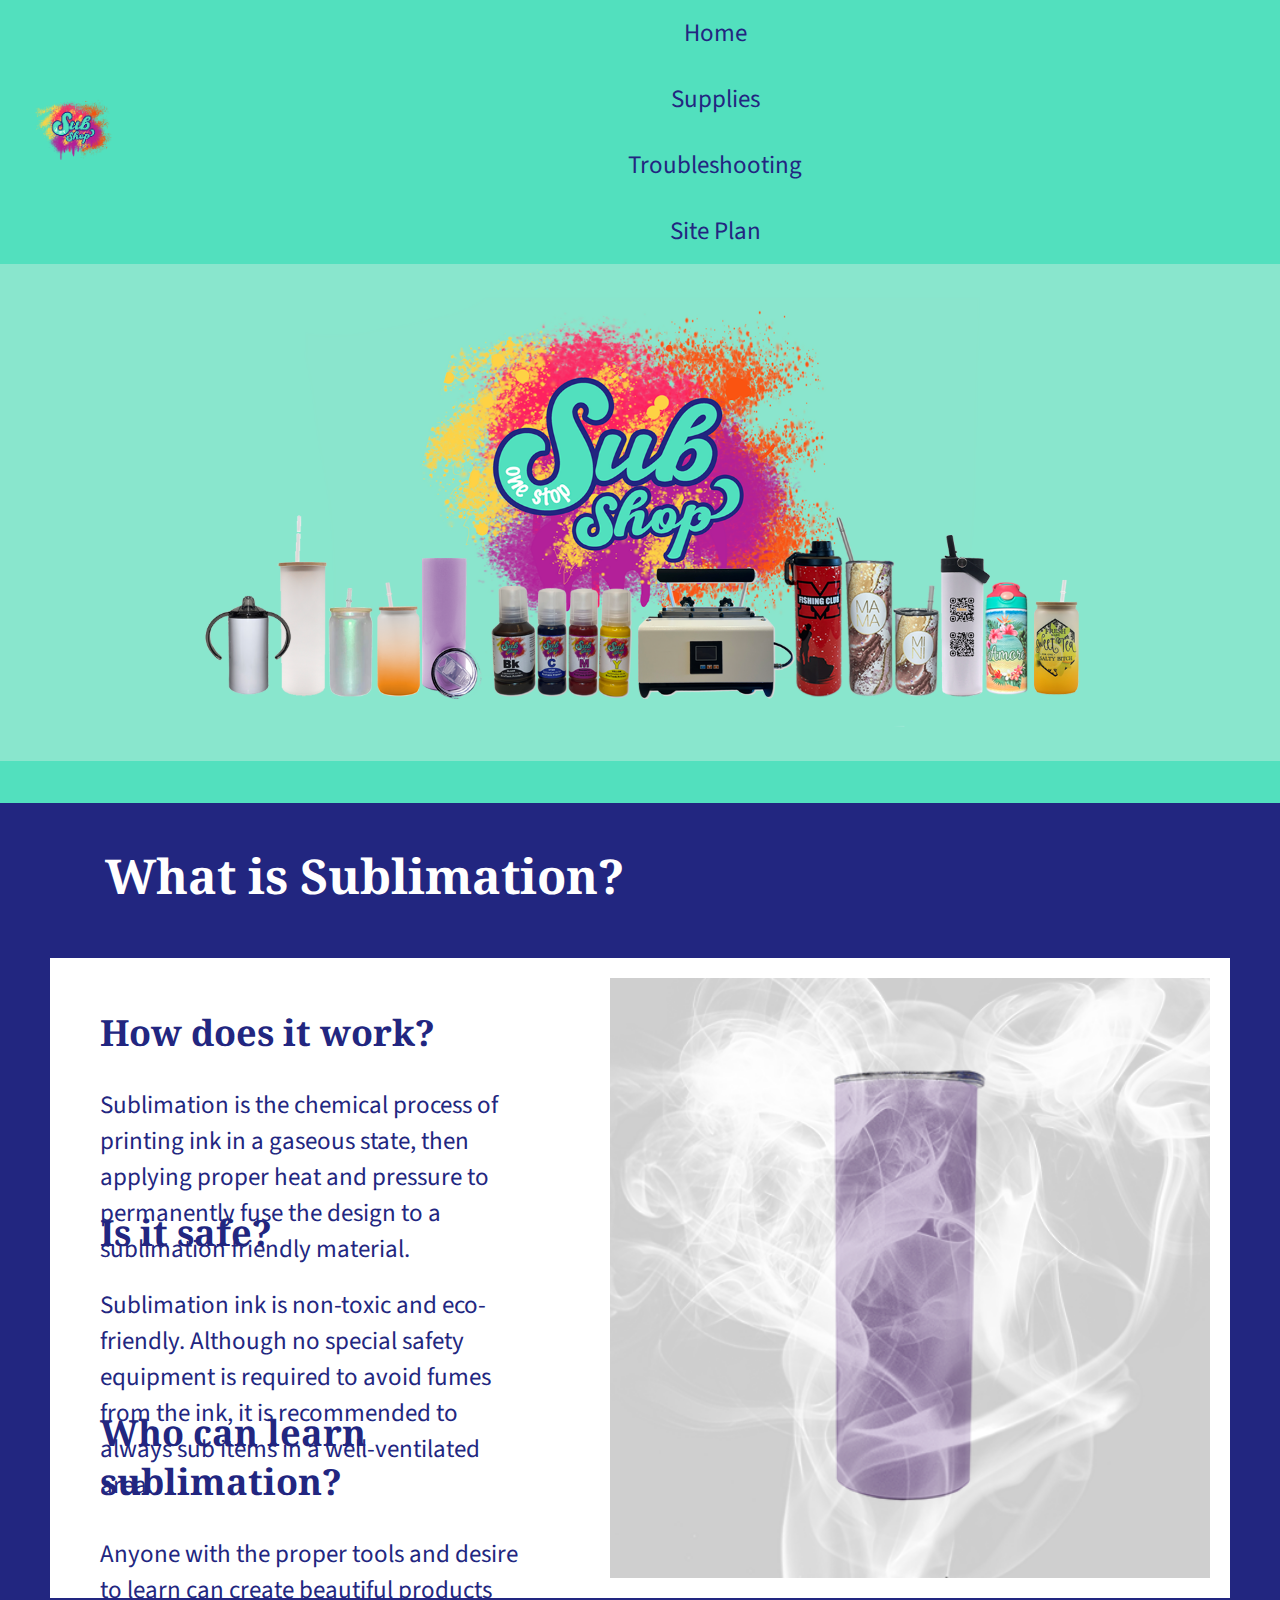
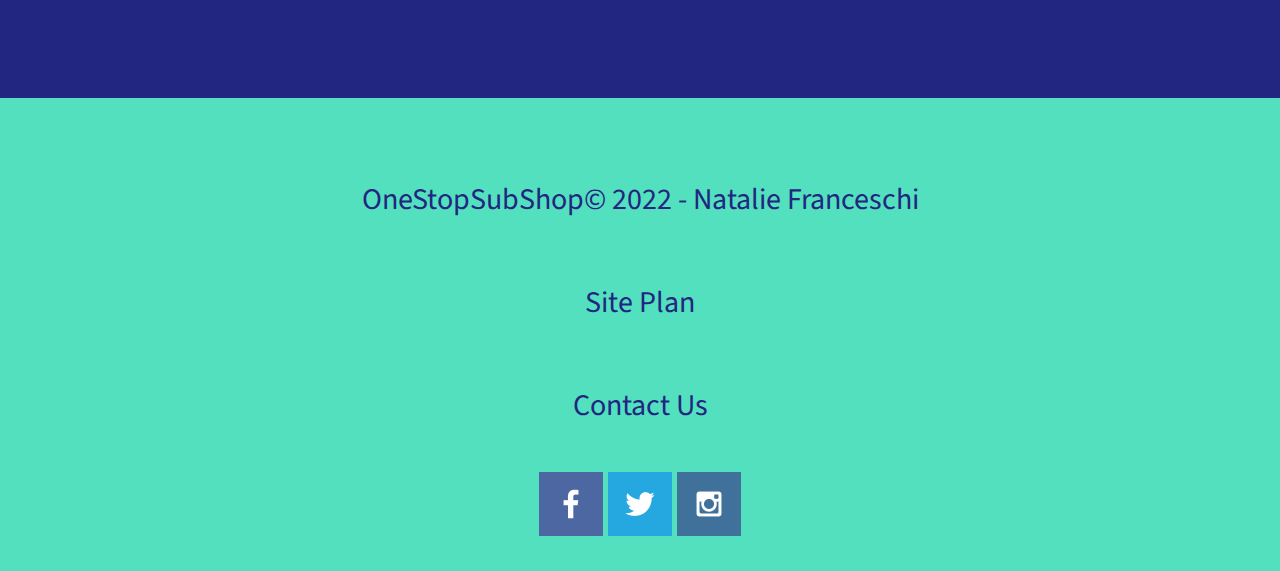
<file: onestopsubshop/index.html>
<!DOCTYPE html>
<html lang="en">
<head>
    <meta charset="UTF-8">
    <meta http-equiv="X-UA-Compatible" content="IE=edge">
    <meta name="viewport" content="width=device-width, initial-scale=1.0">
    <title>OneStopSubShop | Home</title>
    <link rel="stylesheet" href="styles/style.css">
</head>
<body>
    <div id="content">
        <header>
            <a id="logo_link" href="index.html">
                <img class="logo" src="images/one-stop-logo.png" alt="One Stop Logo">
            </a>
            <nav>
                <a href="index.html">Home</a>
                <a href="supplies.html">Supplies</a>
                <a href="troubleshooting.html">Troubleshooting</a>
                <a href="site-plan.html">Site Plan</a>
            </nav>
        </header>
        <div id="hero">
            <img id="hero-img" src="images/hero-banner.png" alt="image for homepage">
        </div>
        <main class="home-grid">
            <div><h1>What is Sublimation?</h1></div>
                <div class="home-box">  
                    <img class="home-img" src="images/smokey-tumbler.png" alt="Stainless Tumbler">                  
                    <div class="how">
                        <h2>How does it work?</h2>
                        <p>Sublimation is the chemical process of printing ink in a gaseous state, then applying proper heat and pressure to permanently fuse the design to a sublimation friendly material. </p>
                    </div>
                    <div class="safe">
                        <h2>Is it safe?</h2>
                        <p>Sublimation ink is non-toxic and eco-friendly. Although no special safety equipment is required to avoid fumes from the ink, it is recommended to always sub items in a well-ventilated area.</p>
                    </div>
                    <div class="who">
                        <h2>Who can learn sublimation?</h2>
                        <p>Anyone with the proper tools and desire to learn can create beautiful products using the sublimation process!</p>
                    </div>
                </div>   
        </main>
        <footer>
            <p>OneStopSubShop&copy; 2022 - Natalie Franceschi</p>
            <p><a href="site-plan.html">Site Plan</a></p>
            <p><a href="contactus.html">Contact Us</a></p>
            <div class="social">
                <a href="https://facebook.com" target="_blank">
                    <img src="images/facebook.png" alt="fb icon">
                </a>
                <a href="https://twitter.com" target="_blank">
                    <img src="images/twitter.png" alt="twitter icon">
                </a>
                <a href="https://instagram.com" target="_blank">
                    <img src="images/instagram.png" alt="instagram icon">
                </a>
            </div>
        </footer>
    </div>
</body>            
</html>
</file>
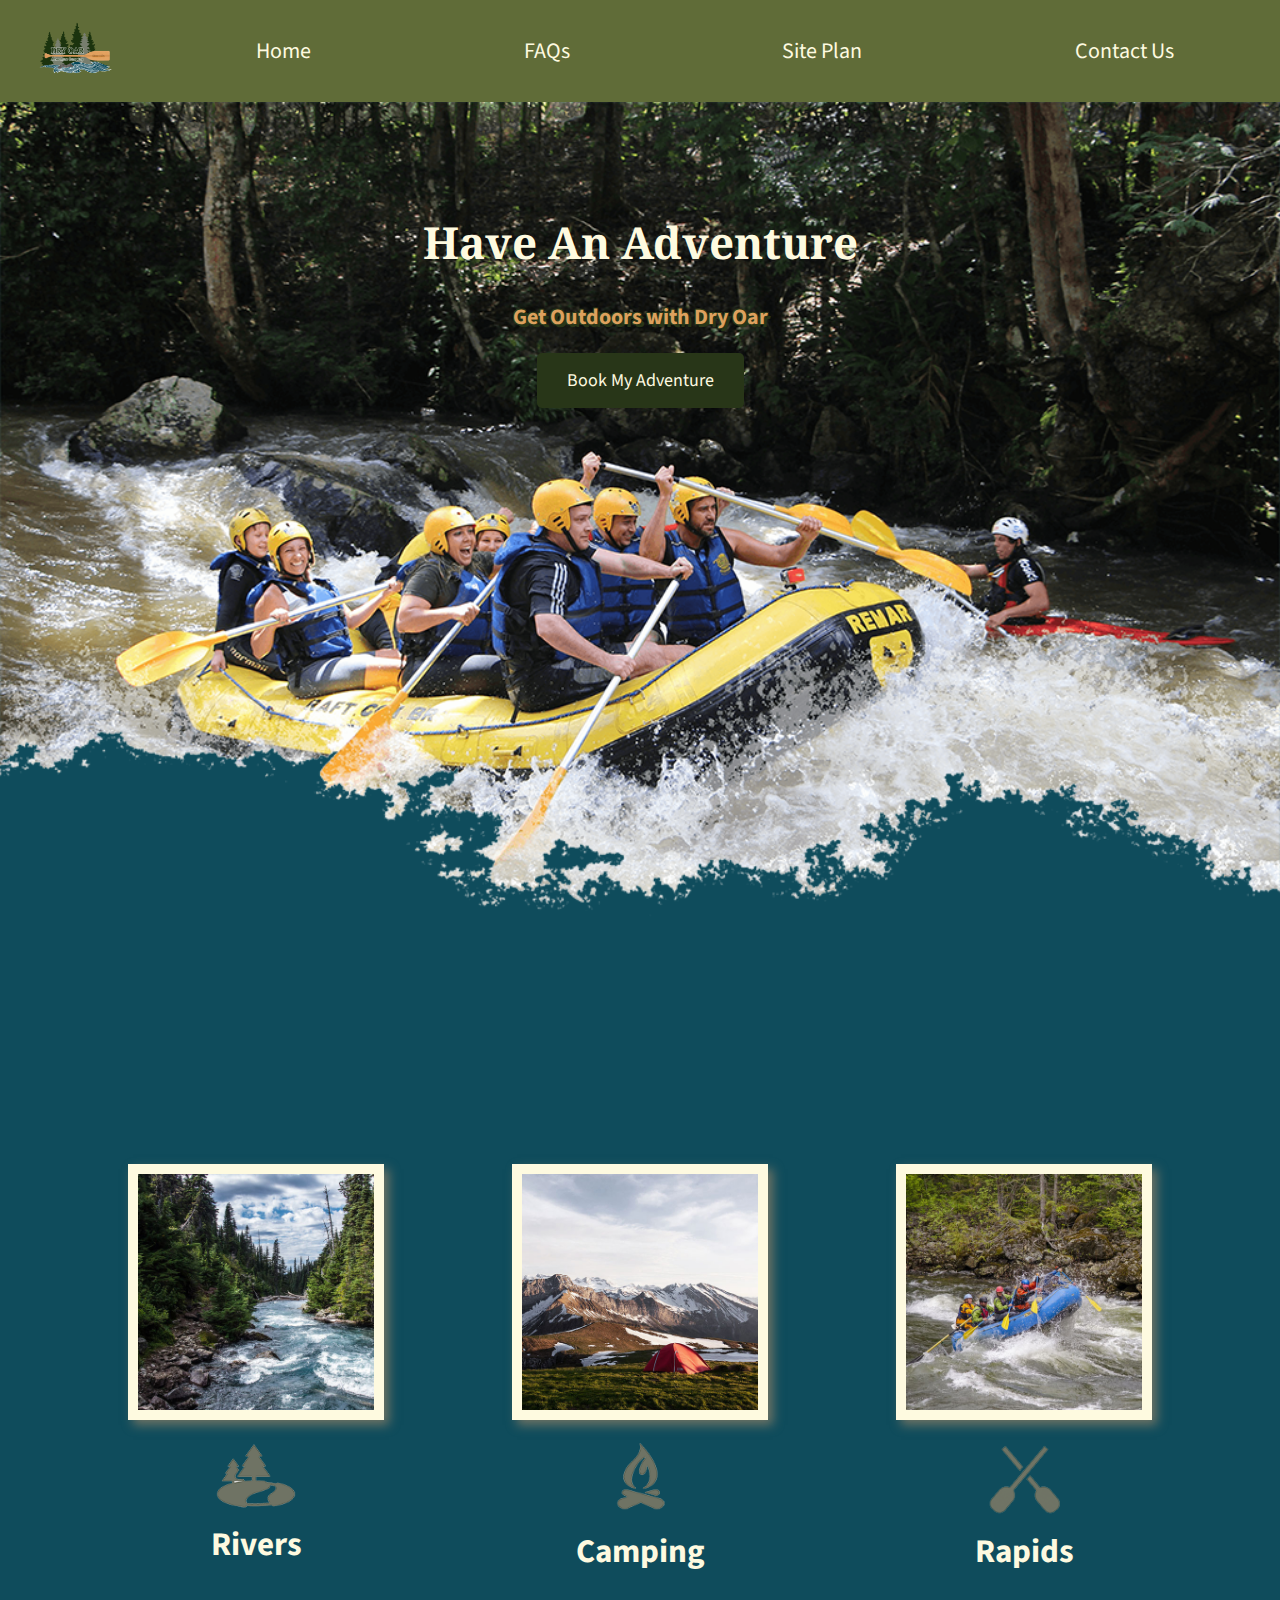
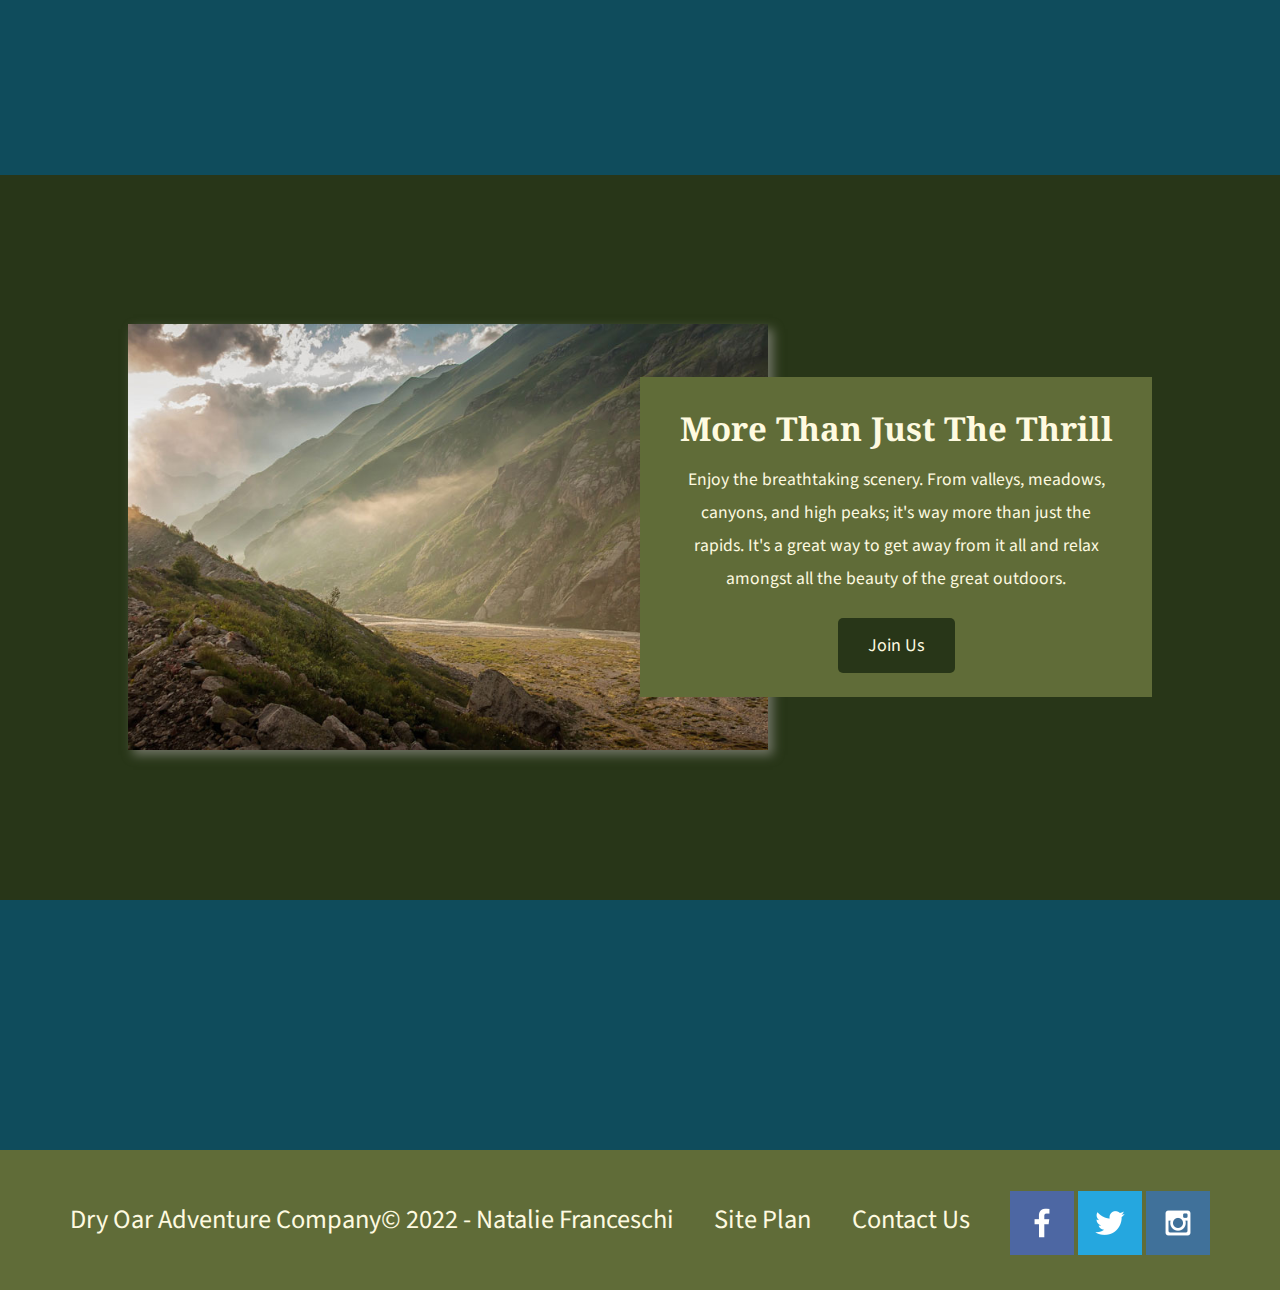
<file: wwr/index.html>
<!DOCTYPE html>
<html lang="en">
<head>
    <meta charset="UTF-8">
    <meta http-equiv="X-UA-Compatible" content="IE=edge">
    <meta name="viewport" content="width=device-width, initial-scale=1.0">
    <title>Dry Oar Adventure Company | Home</title>
    <link rel="stylesheet" href="styles/style.css">
</head>
<body>
    <div id="content">
        <header>
            <a id="logo_link" href="index.html">
                <img class="logo" src="images/logo.png" alt="Dry Oar Logo">
            </a>
            <nav>
                <a href="index.html">Home</a>
                <a href="faqs.html">FAQs</a>
                <a href="site-plan-rafting.html">Site Plan</a>
                <a href="contactus.html">Contact Us</a>
            </nav>
        </header>
        <div id="hero">
            <div id="hero-box">
                <img id="hero-img" src="images/hero.png" alt="People enjoying white water rafting">
            </div>
            <section id="hero-msg">
                <h1 class="home-title">Have An Adventure</h1>
                <h4>Get Outdoors with Dry Oar </h4>
                <div class='button-box'>
                    <a class='book' href="contactus.html">Book My Adventure</a>
                </div>
            </section>
        </div>
        <main class="home-grid">
            <section class="rivers-card">
                <img class="card-img" src="images/rivers.jpeg" alt="river in forest">
                <img class="icon" src="images/river_icon.png" alt="river icon">
                <h2>Rivers</h2>
            </section>
            <section class="camping-card">
                <img class="card-img" src="images/camping.jpeg" alt="tent in mountains">
                <img class="icon" src="images/fire_icon.png" alt="fire icon">
                <h2>Camping</h2>
            </section>
            <section class="rapids-card">
                <img class="card-img" src="images/rapids.jpeg" alt="rafting boat">
                <img class="icon" src="images/oars.png" alt="oars icon">
                <h2>Rapids</h2>
            </section>
            <div id="background"></div> 
            <img class="mountains" src="images/mountains.jpeg" alt="Misty mountains">
            <section class="msg">
                <h2>More Than Just The Thrill</h2>
                <p>Enjoy the breathtaking scenery. From valleys, meadows, canyons, and high peaks; it's way more than just the rapids. It's a great way to get away from it all and relax amongst all the beauty of the great outdoors. </p>
                <a class='join' href="rivers.html">Join Us</a>
            </section>
        </main>
        <footer>
            <p>Dry Oar Adventure Company&copy; 2022 - Natalie Franceschi</p>
            <p><a href="site-plan-rafting.html">Site Plan</a></p>
            <p><a href="contactus.html">Contact Us</a></p>
            <div class="social">
                <a href="https://facebook.com" target="_blank">
                    <img src="images/facebook.png" alt="fb icon">
                </a>
                <a href="https://twitter.com" target="_blank">
                    <img src="images/twitter.png" alt="twitter icon">
                </a>
                <a href="https://instagram.com" target="_blank">
                    <img src="images/instagram.png" alt="instagram icon">
                </a>
            </div>
        </footer>
    </div>
</body>            
</html>
</file>
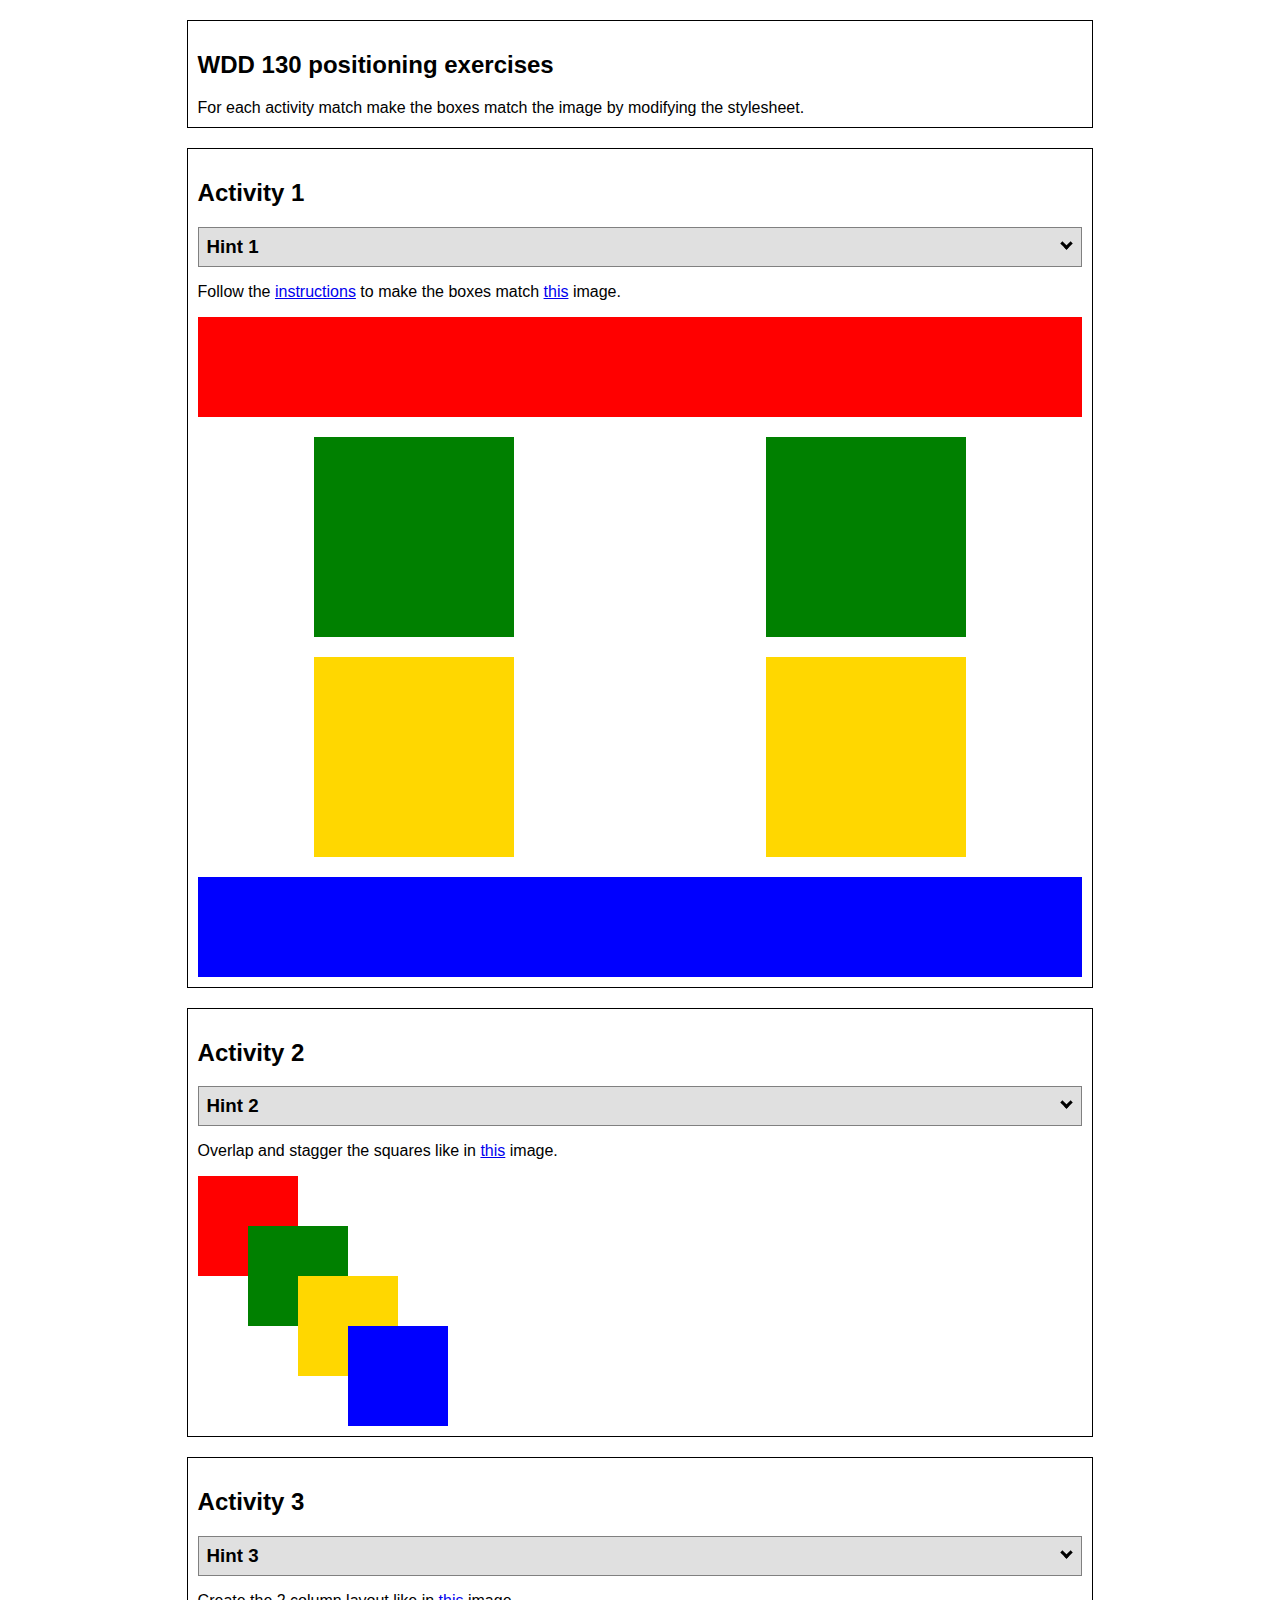
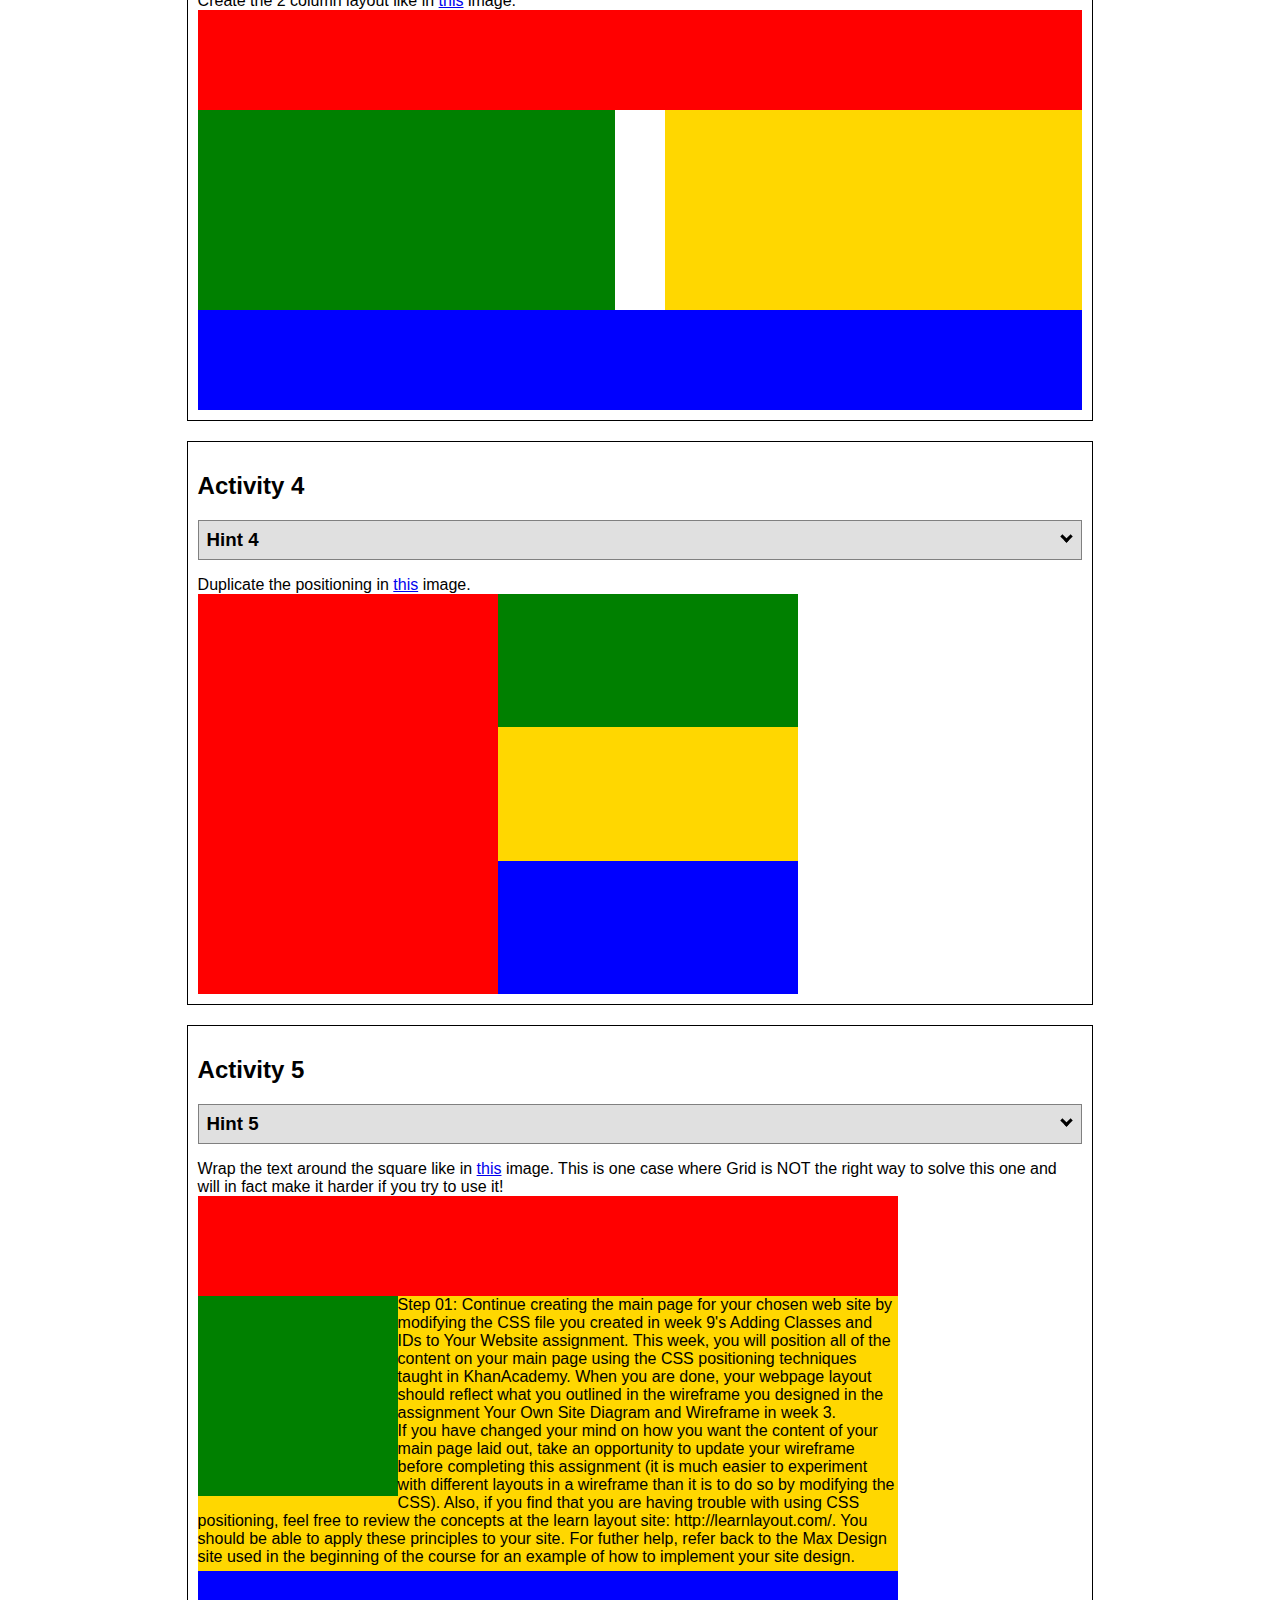
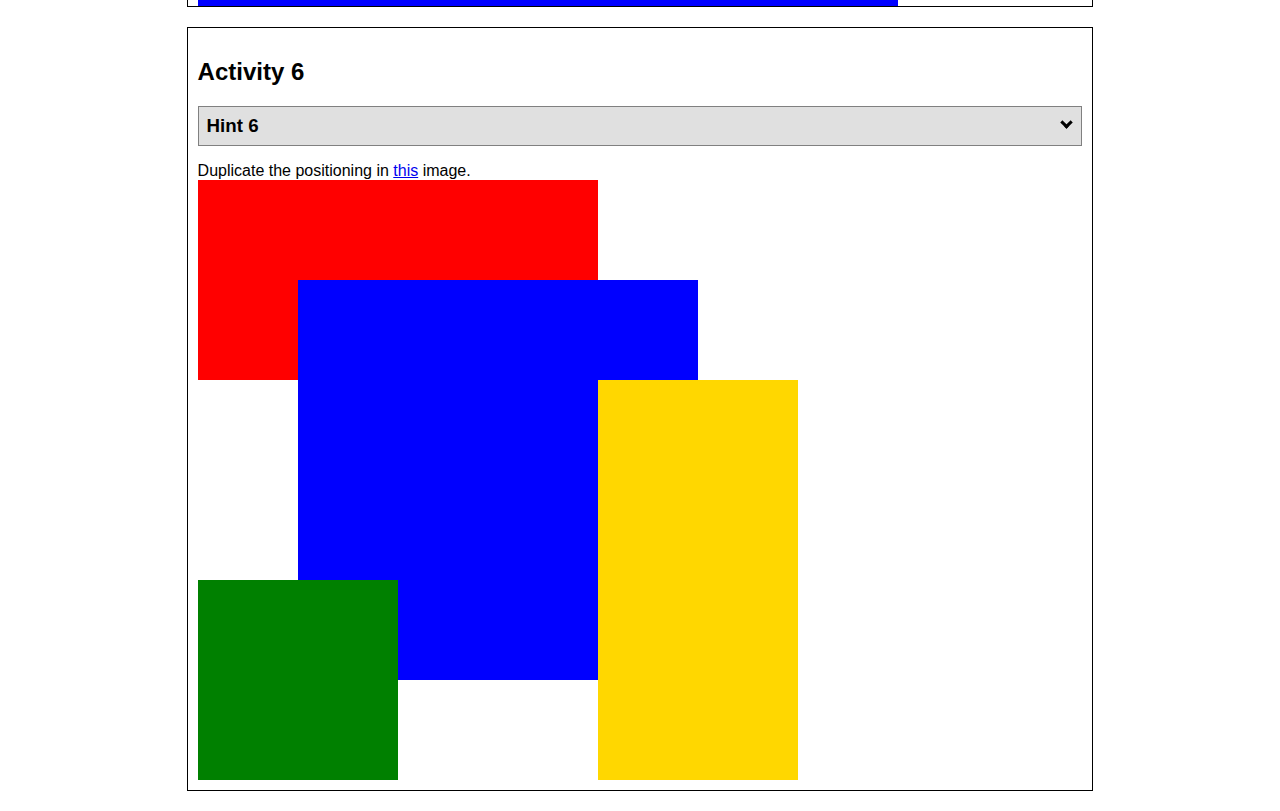
<file: positioning.html>
<!DOCTYPE html>
<html lang="en">
  <head>
    <!-- HTML - Name: positioning.html -->
    <title>Positioning Activity</title>
    <link rel="stylesheet" type="text/css" href="positionstyles.css" />
  </head>
  <body>
    <div class="activity">
      <h2>WDD 130 positioning exercises</h2>
      For each activity match make the boxes match the image by modifying the stylesheet.</div>
    <div class="activity">
      <h2>Activity 1</h2>
      <section class="hint"><input type="checkbox" ><i></i> <h3>Hint 1</h3><div><p>Check out the <a href="https://byui-wdd.github.io/wdd130/activities/w06-css-positioning.html" target="_blank">activity instructions</a> in Ilearn!</p></div></section>
      <p>Follow the <a href="https://byui-wdd.github.io/wdd130/activities/w06-css-positioning.html" target="_blank">instructions</a> to make the boxes match  <a href="https://byui-wdd.github.io/wdd130/images/example1.png" target="_blank">this</a> image.</p>
      <div class="content1" >
        <div class="red1" ></div>
        <div class="green1" ></div>
        <div class="green1" ></div>
        <div class="yellow1"></div>
        <div class="yellow1"></div>
        <div class="blue1"></div>
      </div>
    </div>
    <div class="activity">
      <h2>Activity 2</h2>
      <section class="hint"><input type="checkbox" > <h3>Hint 2</h3><i></i><div>
      <ul>
      <li>grid-template-columns: 50px 50px 50px 50px 50px </li></ul></div></section>
      <p>Overlap and stagger the squares like in <a href="https://byui-wdd.github.io/wdd130/images/example2.png" target="_blank">this</a> image.</p>
      <div class="content2" >
        <div class="red2" ></div>
        <div class="green2" ></div>
        <div class="yellow2"></div>
        <div class="blue2"></div>
      </div>
    </div>
    <div class="activity">
      <h2>Activity 3</h2>
      <section class="hint"><input type="checkbox" > <h3>Hint 3</h3><i></i><div><p>This one is going to be best solved with CSS Grid. Remember to make the boxes the right width first...then start moving them around. </p><h4>Properties used:</h4><ul><li>display:grid;</li><li>grid-template-columns:</li><li>grid-column-gap:</li>
        <li>grid-column:</li>  </ul></div></section>
      Create the 2 column layout like in <a href="https://byui-wdd.github.io/wdd130/images/example3.png" target="_blank">this</a>  image.
      <div class="content3" >
        <div class="red3" ></div>
        <div class="green3" ></div>
        <div class="yellow3"></div>
        <div class="blue3"></div>
      </div>
    </div>
    <div class="activity">
      <h2>Activity 4</h2>
      <section class="hint"><input type="checkbox" > <h3>Hint 4</h3><i></i><div><p>For the others we have been primarily concerned with width. For this one you will need to adjust height as well. </p><h4>Properties used:</h4><ul><li>display:grid;</li><li>grid-template-columns:</li><li>grid-row:</li></ul></div></section>
      Duplicate the positioning in <a href="https://byui-wdd.github.io/wdd130/images/example4.png" target="_blank">this</a> image. 
      <div class="content4" >
        <div class="red4" ></div>
        <div class="green4" ></div>
        <div class="yellow4"></div>
        <div class="blue4"></div>
      </div>
    </div>

    <div class="activity">
      <h2>Activity 5</h2>
      <section class="hint"><input type="checkbox" > <h3>Hint 5</h3><i></i><div><p>Grid is <strong>not</strong> the right way to do this.  In fact there is only one way to really do that...and that is with float. Remember that we float the thing we want the text to wrap around.  Also remember to start by making all the shapes the right size and shape.</p><h4>Properties used:</h4><ul><li>float: left;</li></ul></div></section>
      Wrap the text around the square like in <a href="https://byui-wdd.github.io/wdd130/images/example5.png" target="_blank">this</a> image. This is one case where Grid is NOT the right way to solve this one and will in fact make it harder if you try to use it!
      <div class="content5" >
        <div class="red5" ></div>
        <div class="green5" ></div>
        <div class="yellow5">Step 01: Continue creating the main page for your chosen web site by modifying the CSS file you created in week 9's Adding Classes and IDs to Your Website assignment. This week, you will position all of the content on your main page using the CSS positioning techniques taught in KhanAcademy. When you are done, your webpage layout should reflect what you outlined in the wireframe you designed in the assignment Your Own Site Diagram and Wireframe in week 3. <br />
          If you have changed your mind on how you want the content of your main page laid out, take an opportunity to update your wireframe before completing this assignment (it is much easier to experiment with different layouts in a wireframe than it is to do so by modifying the CSS). Also, if you find that you are having trouble with using CSS positioning, feel free to review the concepts at the learn layout site: http://learnlayout.com/. You should be able to apply these principles to your site. For futher help, refer back to the Max Design site used in the beginning of the course for an example of how to implement your site design.</div>
        <div class="blue5"></div>
      </div>
    </div>
    <div class="activity">
      <h2>Activity 6</h2>
      <section class="hint"><input type="checkbox" > <h3>Hint 6</h3><i></i><div><p>This one is all about visualizing the grid behind the layout. If you are having a hard time doing that first: all the sizes are even multiples of 100, and second here is another example with the lines drawn: <a href="https://byui-wdd.github.io/wdd130/images/example6-hint.png" target="_blank">example 6 with lines</a>. For this one you will find it easiest if you use px for the column width. You can also use <kbd>z-index</kbd> to control the element layering.    </p><h4>Properties used:</h4><ul><li>display:grid;</li><li>grid-template-columns:</li><li>grid-column:</li><li>grid-row:</li><li><a href="https://www.w3schools.com/cssref/pr_pos_z-index.asp" target="_blank">z-index:</a></li></ul></div></section>
      Duplicate the positioning in <a href="https://byui-wdd.github.io/wdd130/images/example6.png" target="_blank">this</a> image.
      <div class="content6" >
        <div class="red6" ></div>
        <div class="green6" ></div>
        <div class="yellow6"></div>
        <div class="blue6"></div>
      </div>
    </div>
  </body>
</html>
</file>
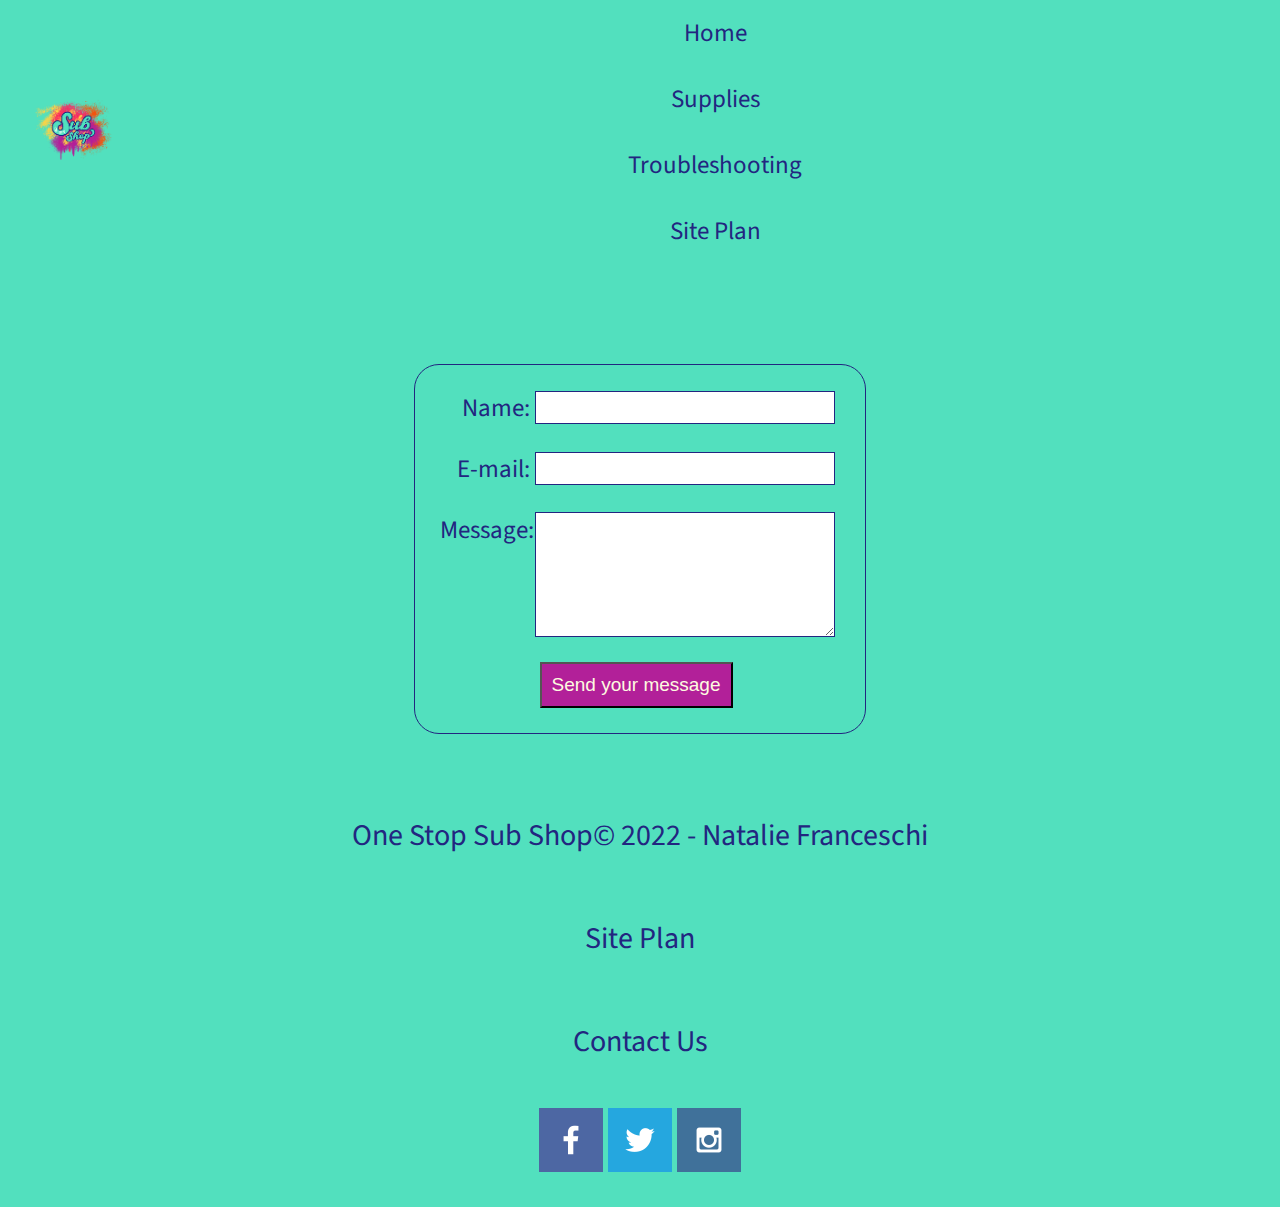
<file: onestopsubshop/contactus.html>
<!DOCTYPE html>
<html lang="en">
<head>
    <meta charset="UTF-8">
    <meta http-equiv="X-UA-Compatible" content="IE=edge">
    <meta name="viewport" content="width=device-width, initial-scale=1.0">
    <title>One Stop Sub Shop | Contact Us</title>
    <link rel="stylesheet" href="styles/style.css">
</head>
<body>
    <div id="content">
        <header>
            <a id="logo_link" href="index.html">
                <img class="logo" src="images/one-stop-logo.png" alt="One Stop Logo">
            </a>
            <nav>
                <a href="index.html">Home</a>
                <a href="supplies.html">Supplies</a>
                <a href="troubleshooting.html">Troubleshooting</a>
                <a href="site-plan.html">Site Plan</a>
            </nav>
        </header>
        <main>
            <form action="/my-handling-form-page" method="post">
                <ul>
                  <li>
                    <label for="name">Name:</label>
                    <input type="text" id="name" name="user_name" />
                  </li>
                  <li>
                    <label for="mail">E-mail:</label>
                    <input type="email" id="mail" name="user_email" />
                  </li>
                  <li>
                    <label for="msg">Message:</label>
                    <textarea id="msg" name="user_message"></textarea>
                  </li>
                  <li class="button">
                    <button type="submit">Send your message</button>
                  </li>
                </ul>
              </form> 
        </main>   
        <footer>
            <p>One Stop Sub Shop&copy; 2022 - Natalie Franceschi</p>
            <p><a href="site-plan.html">Site Plan</a></p>
            <p><a href="contactus.html">Contact Us</a></p>
            <div class="social">
                <a href="https://facebook.com" target="_blank">
                    <img src="images/facebook.png" alt="fb icon">
                </a>
                <a href="https://twitter.com" target="_blank">
                    <img src="images/twitter.png" alt="twitter icon">
                </a>
                <a href="https://instagram.com" target="_blank">
                    <img src="images/instagram.png" alt="instagram icon">
                </a>
            </div>
        </footer>
    </div>
</body>            
</html>
</file>
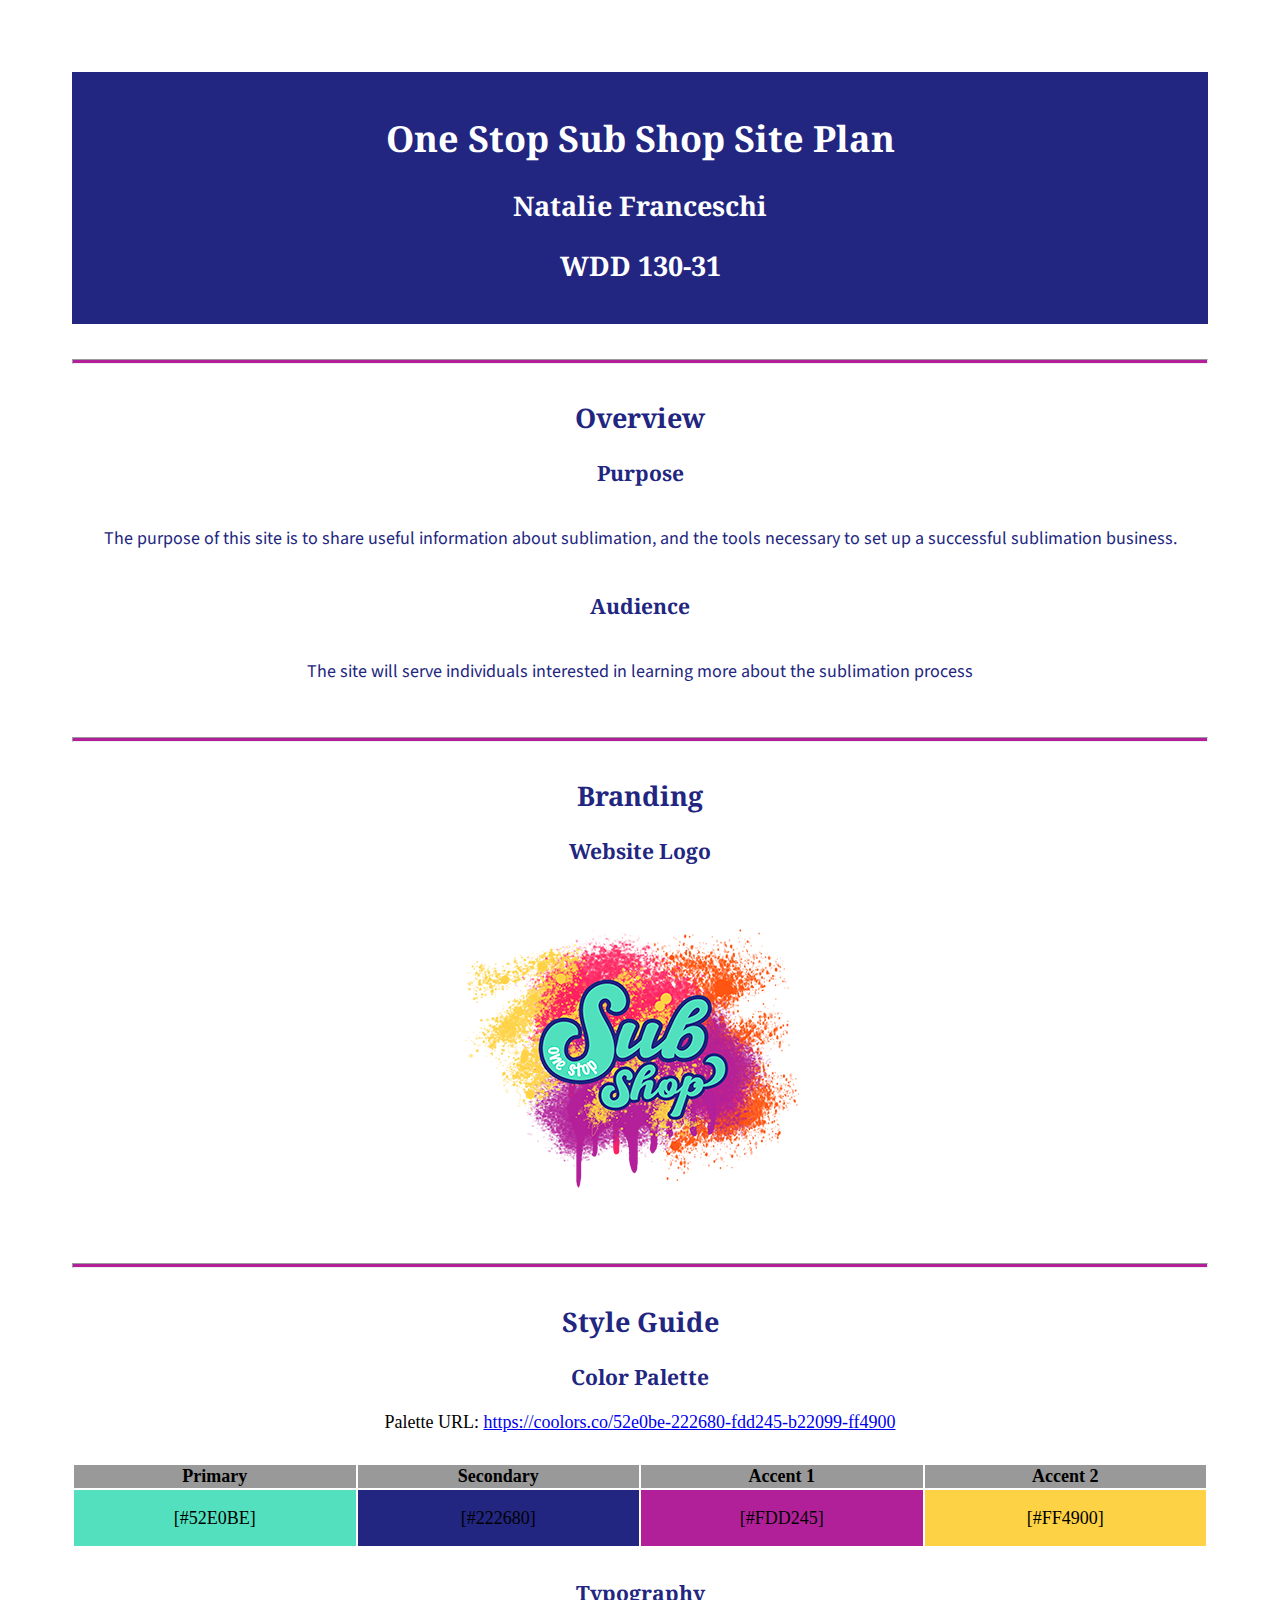
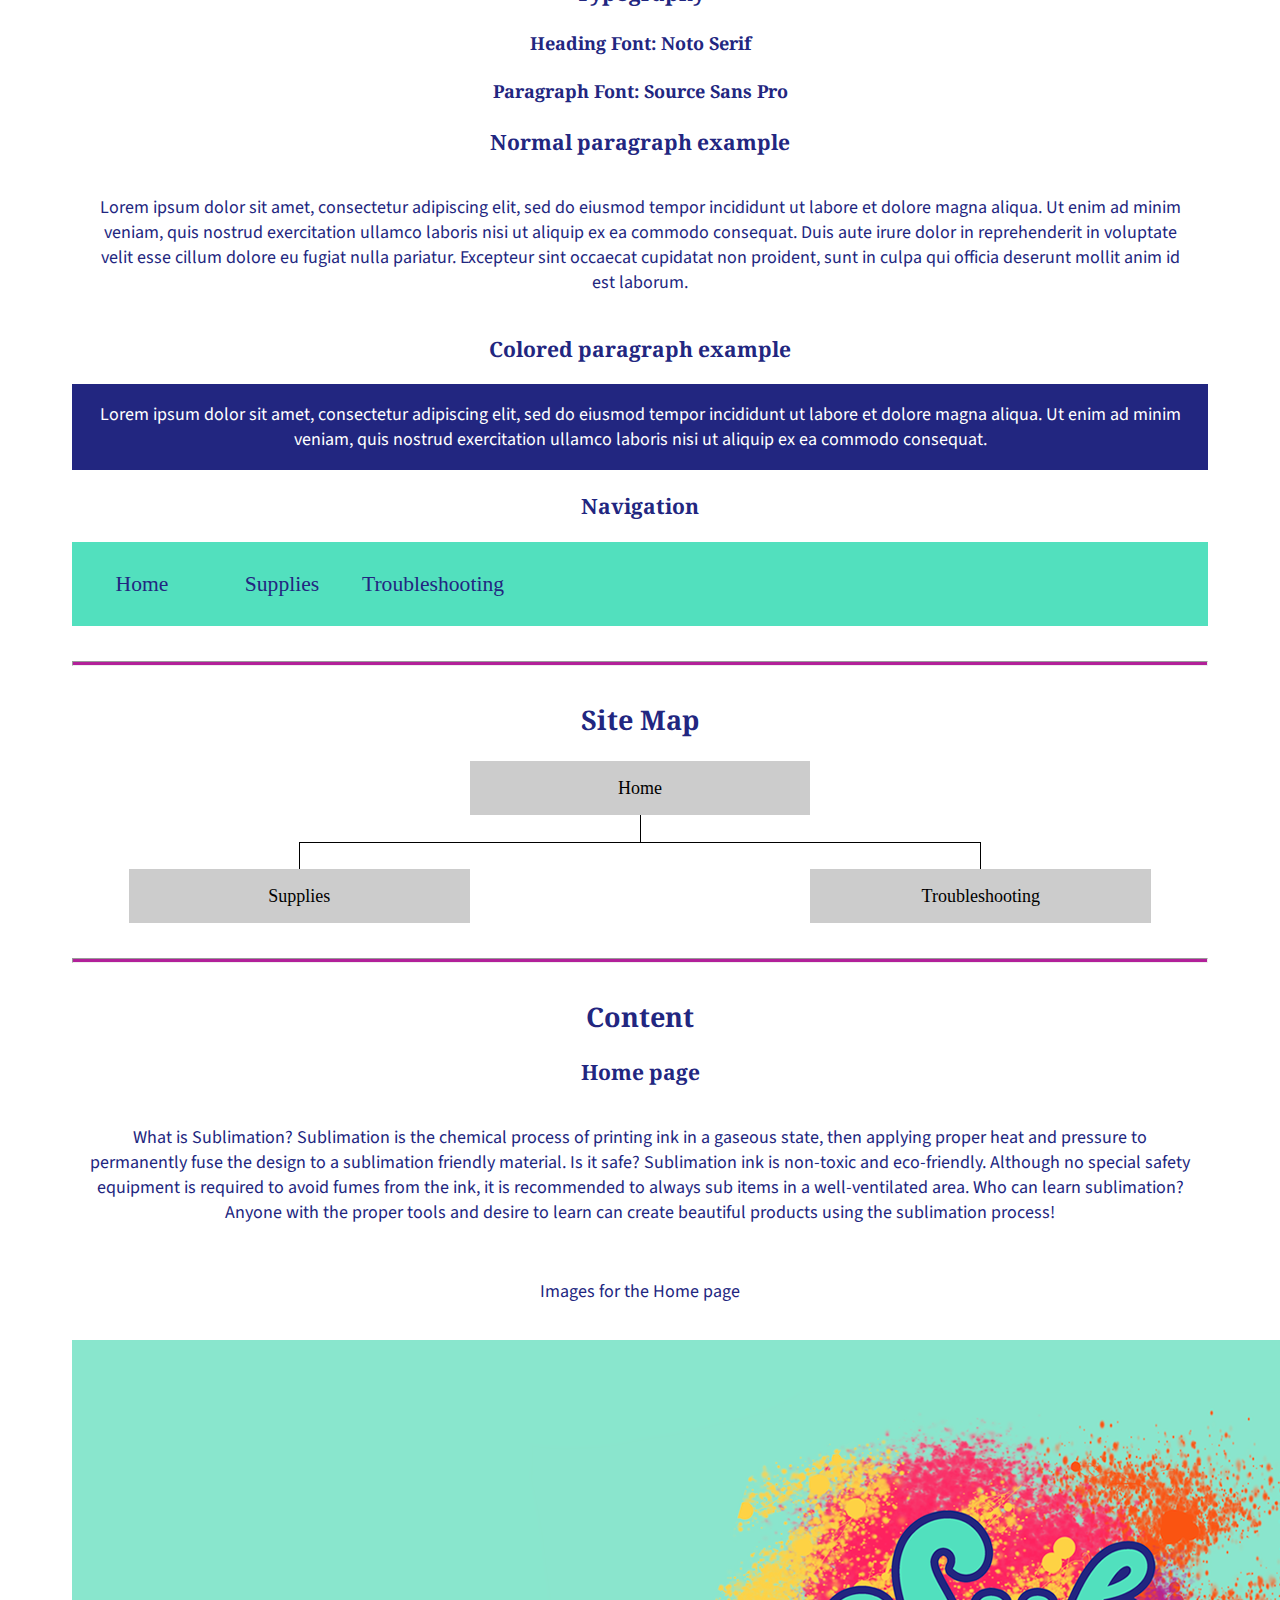
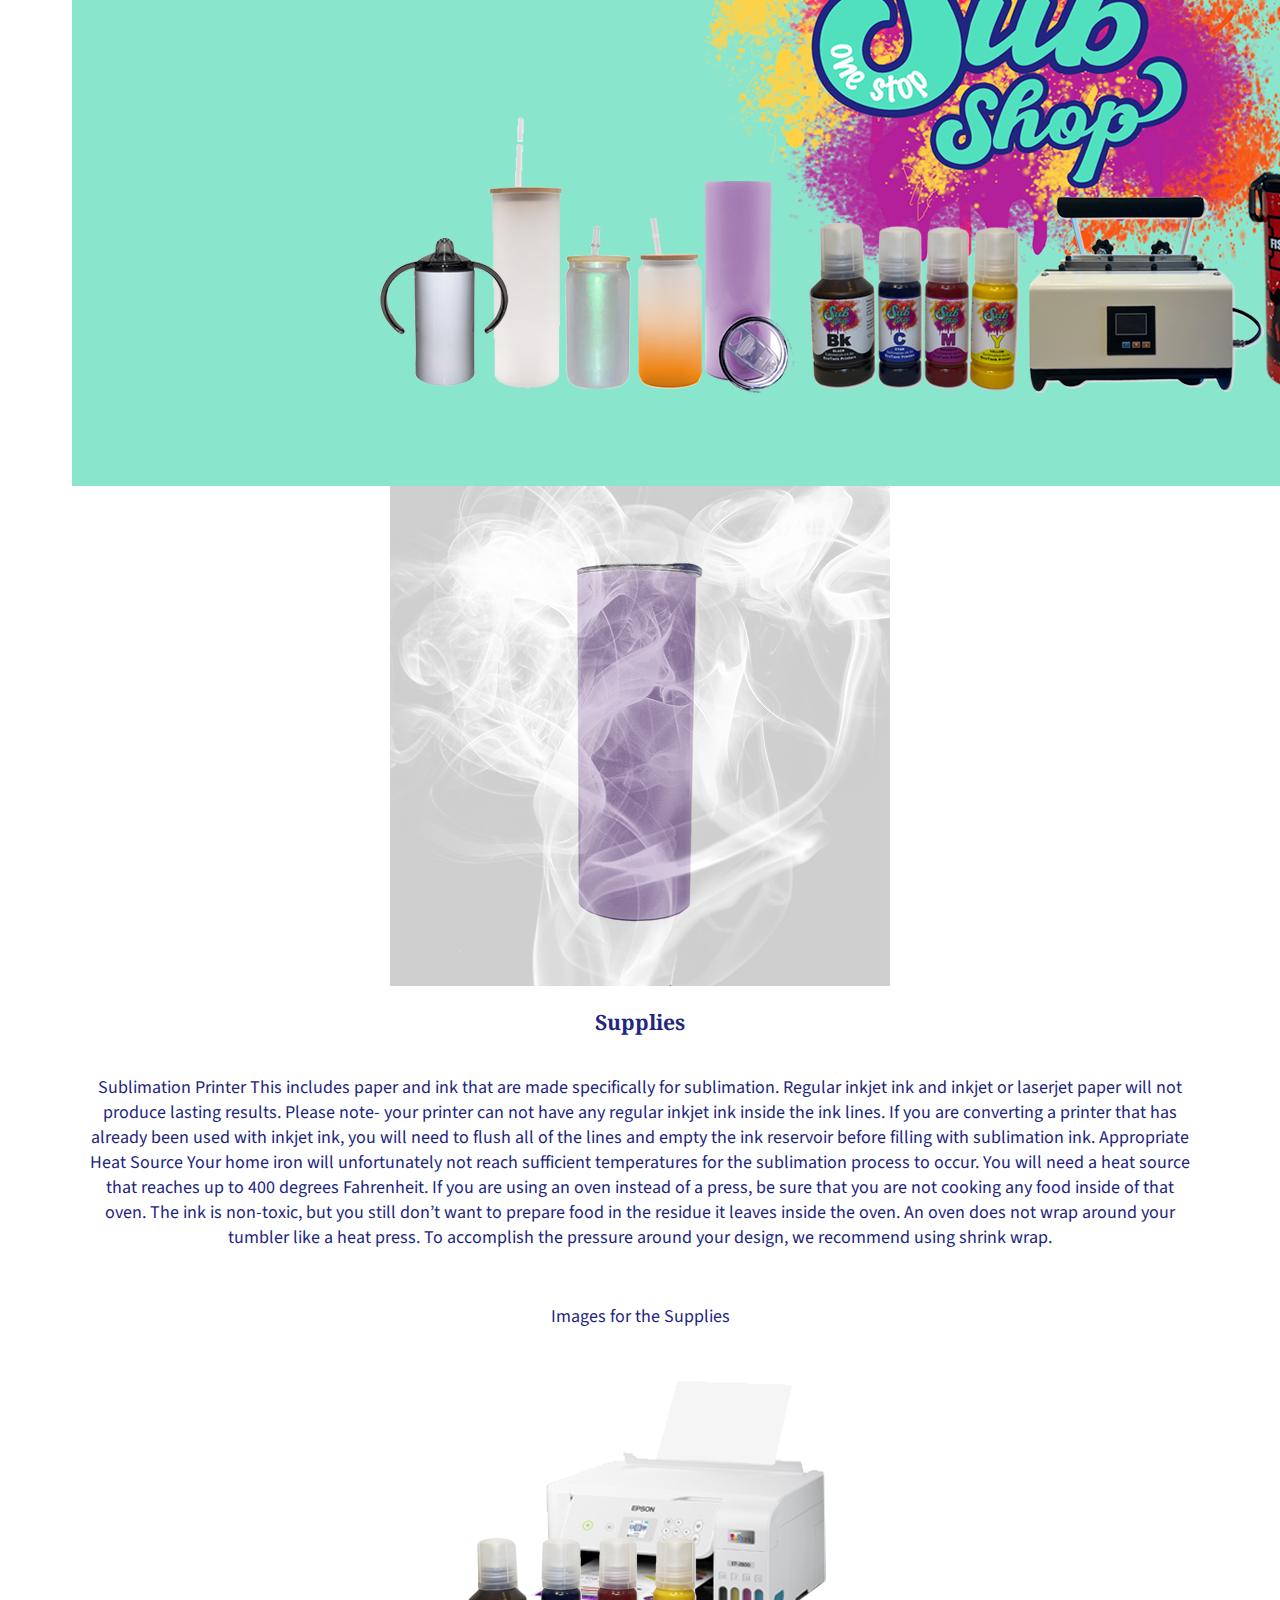
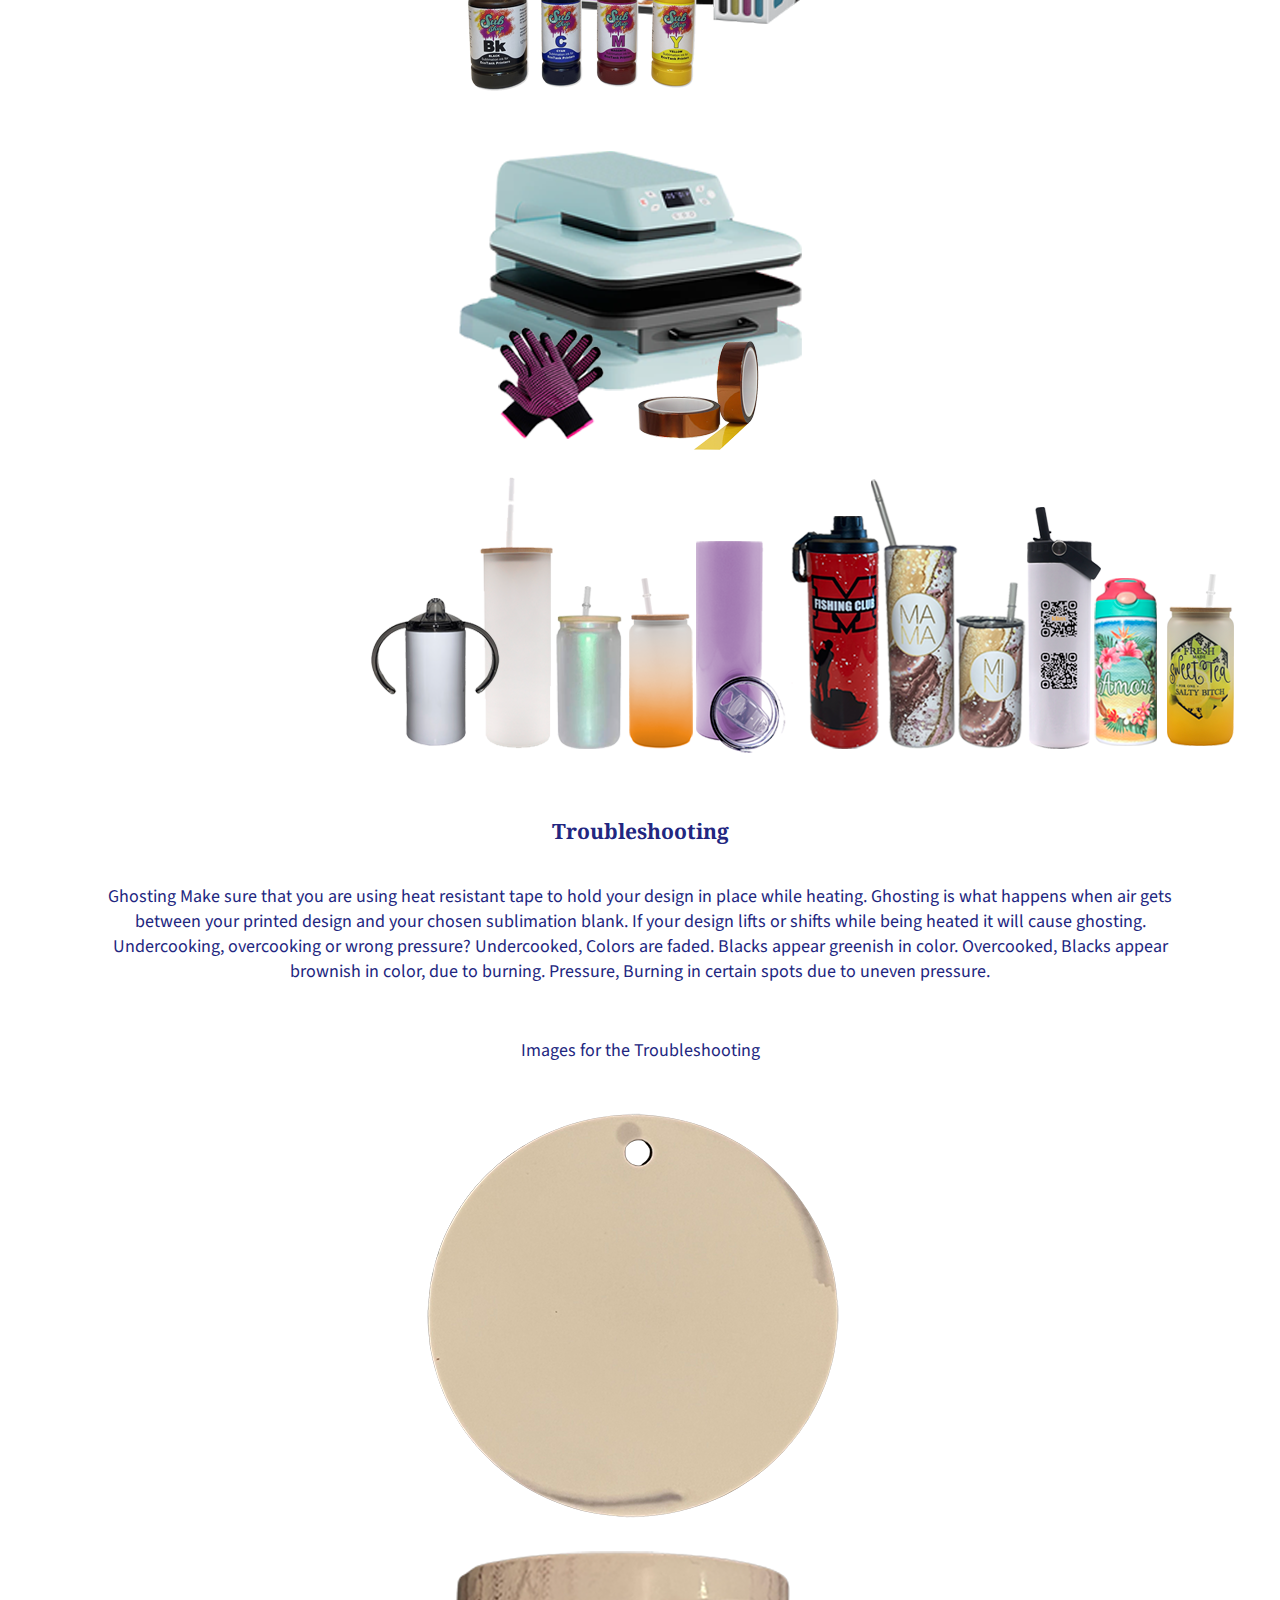
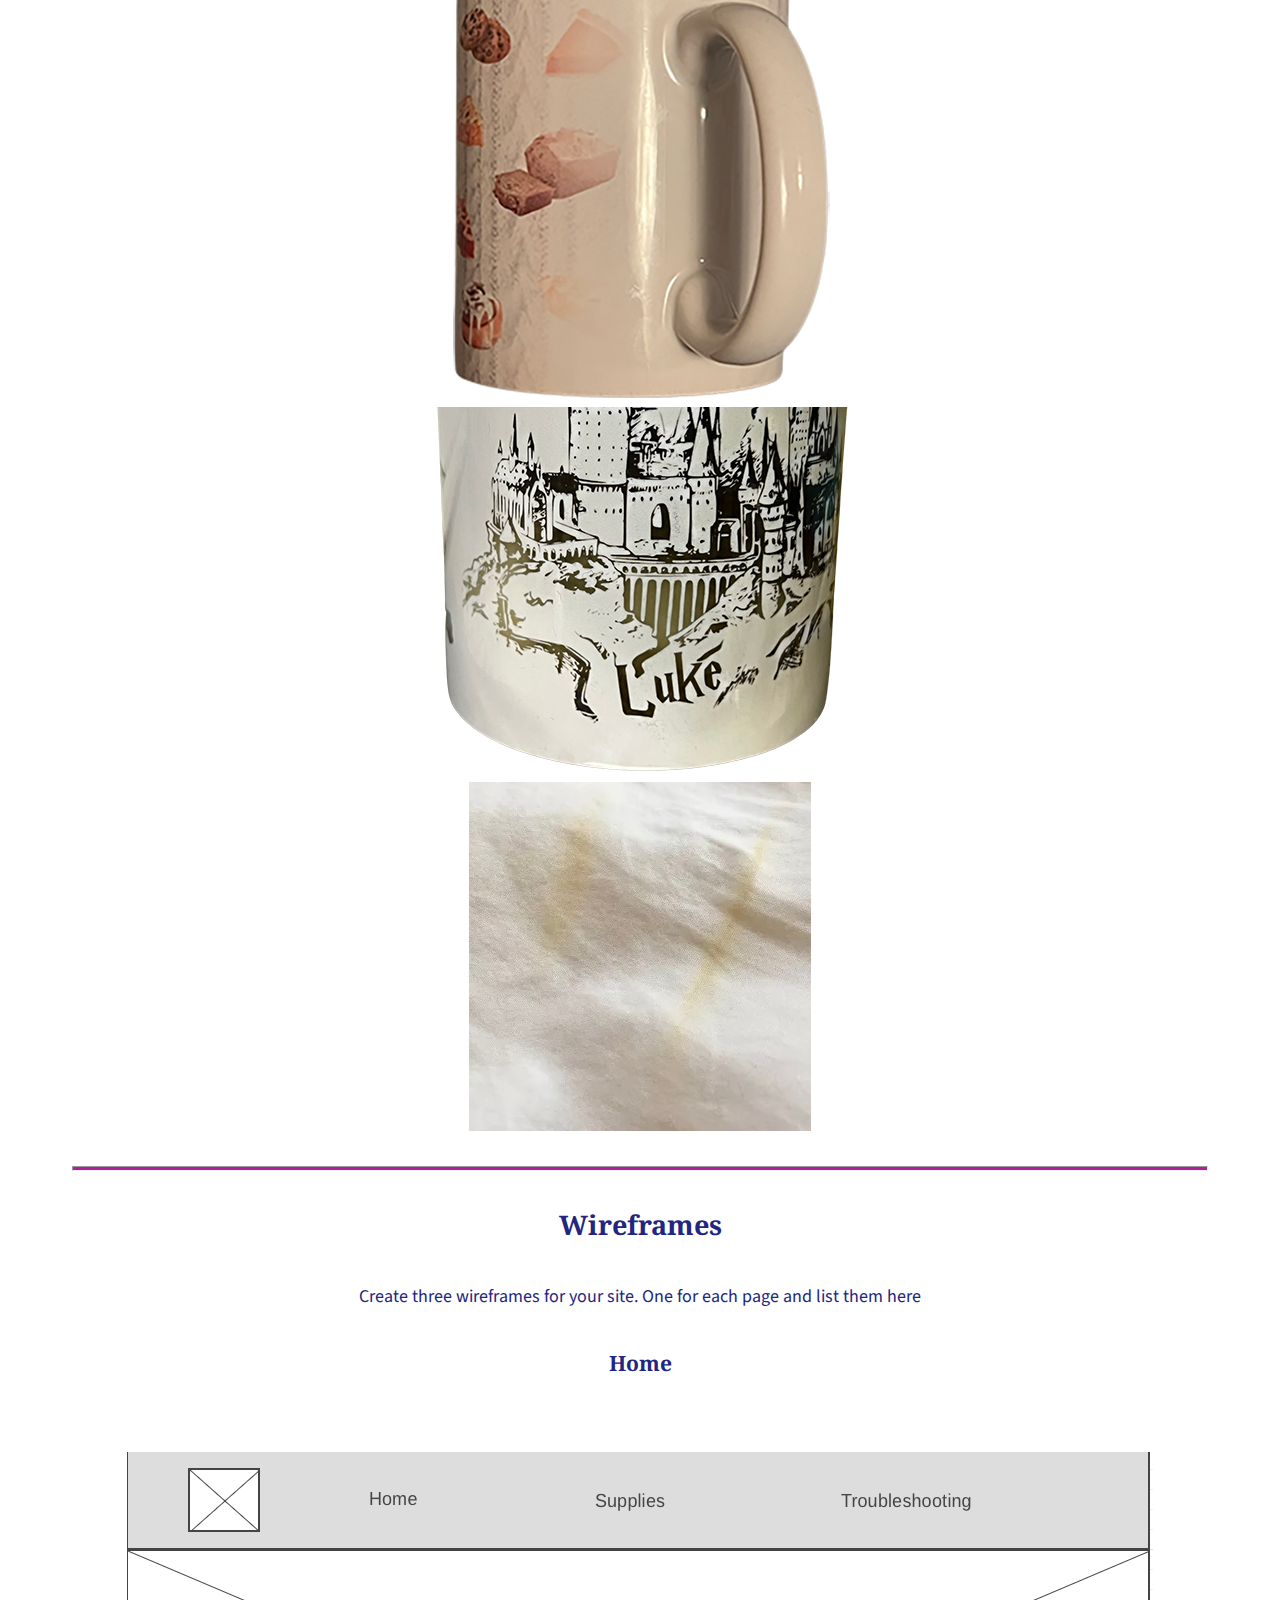
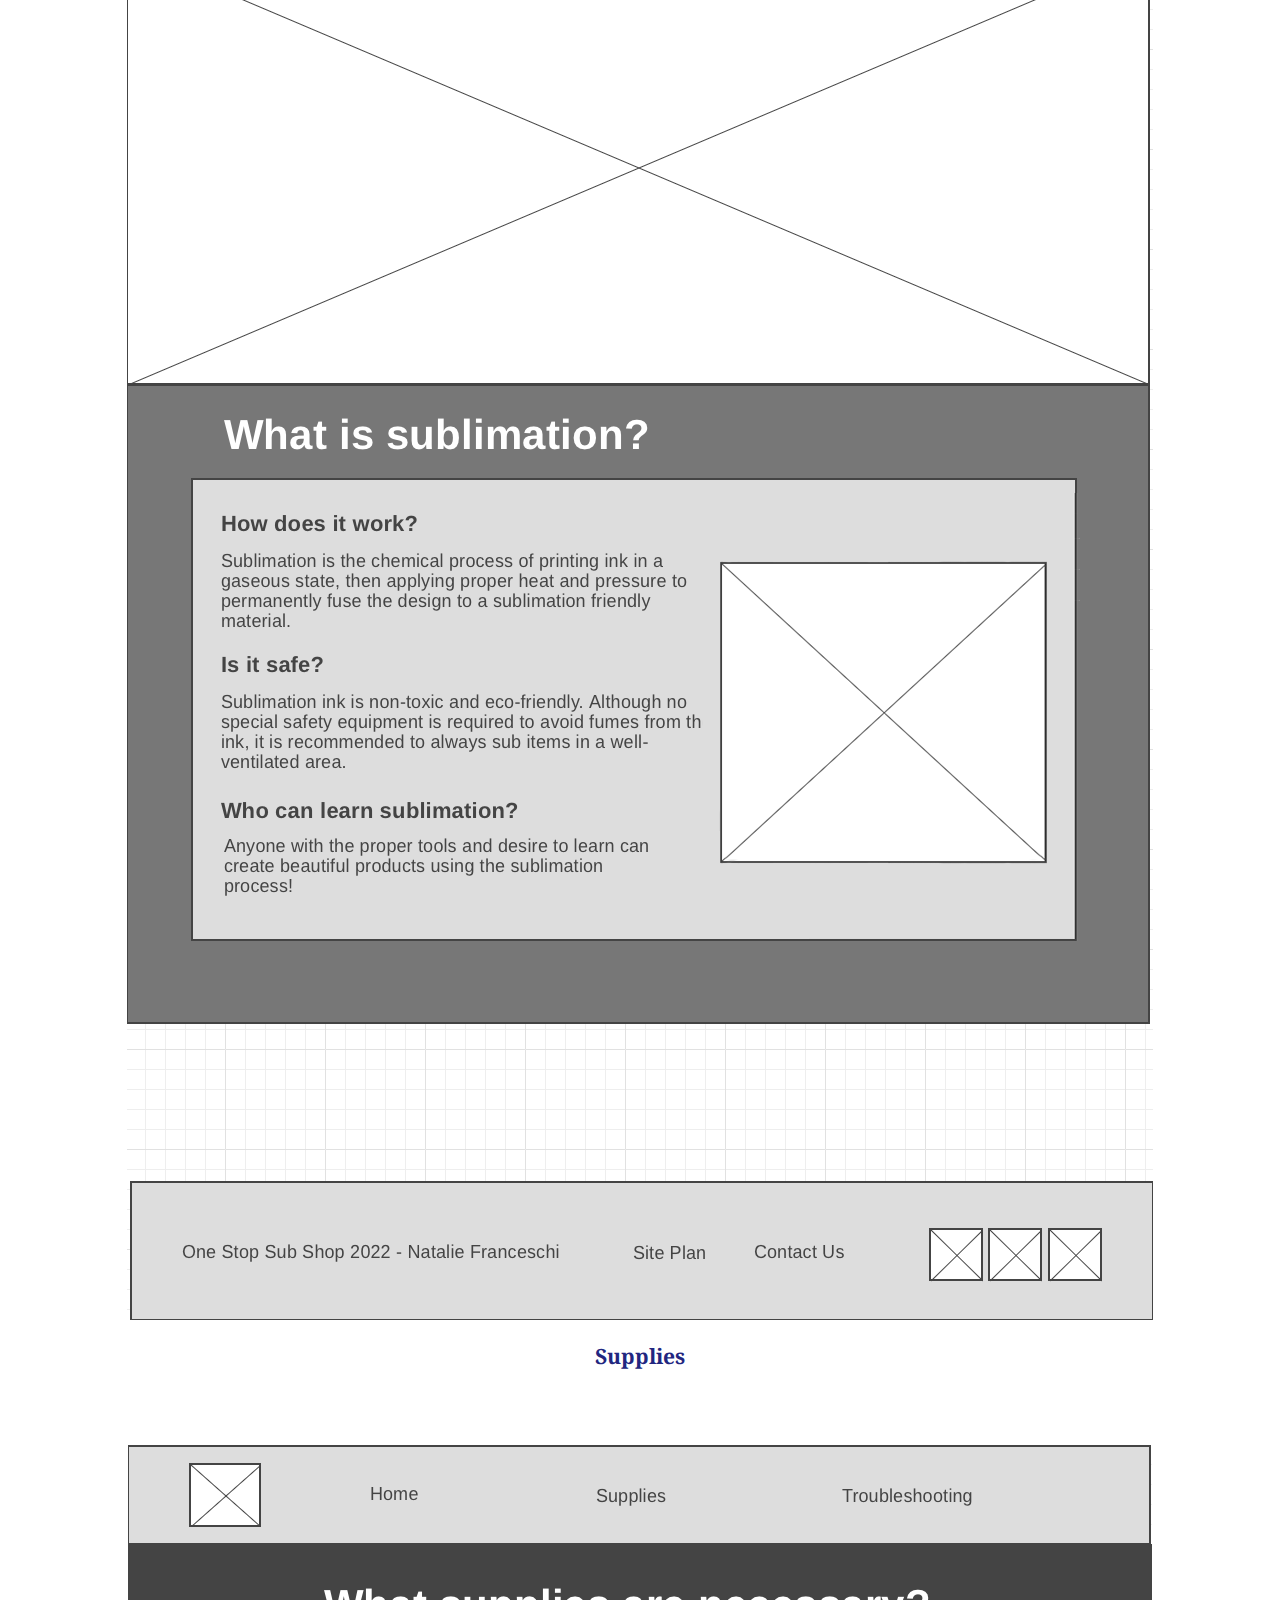
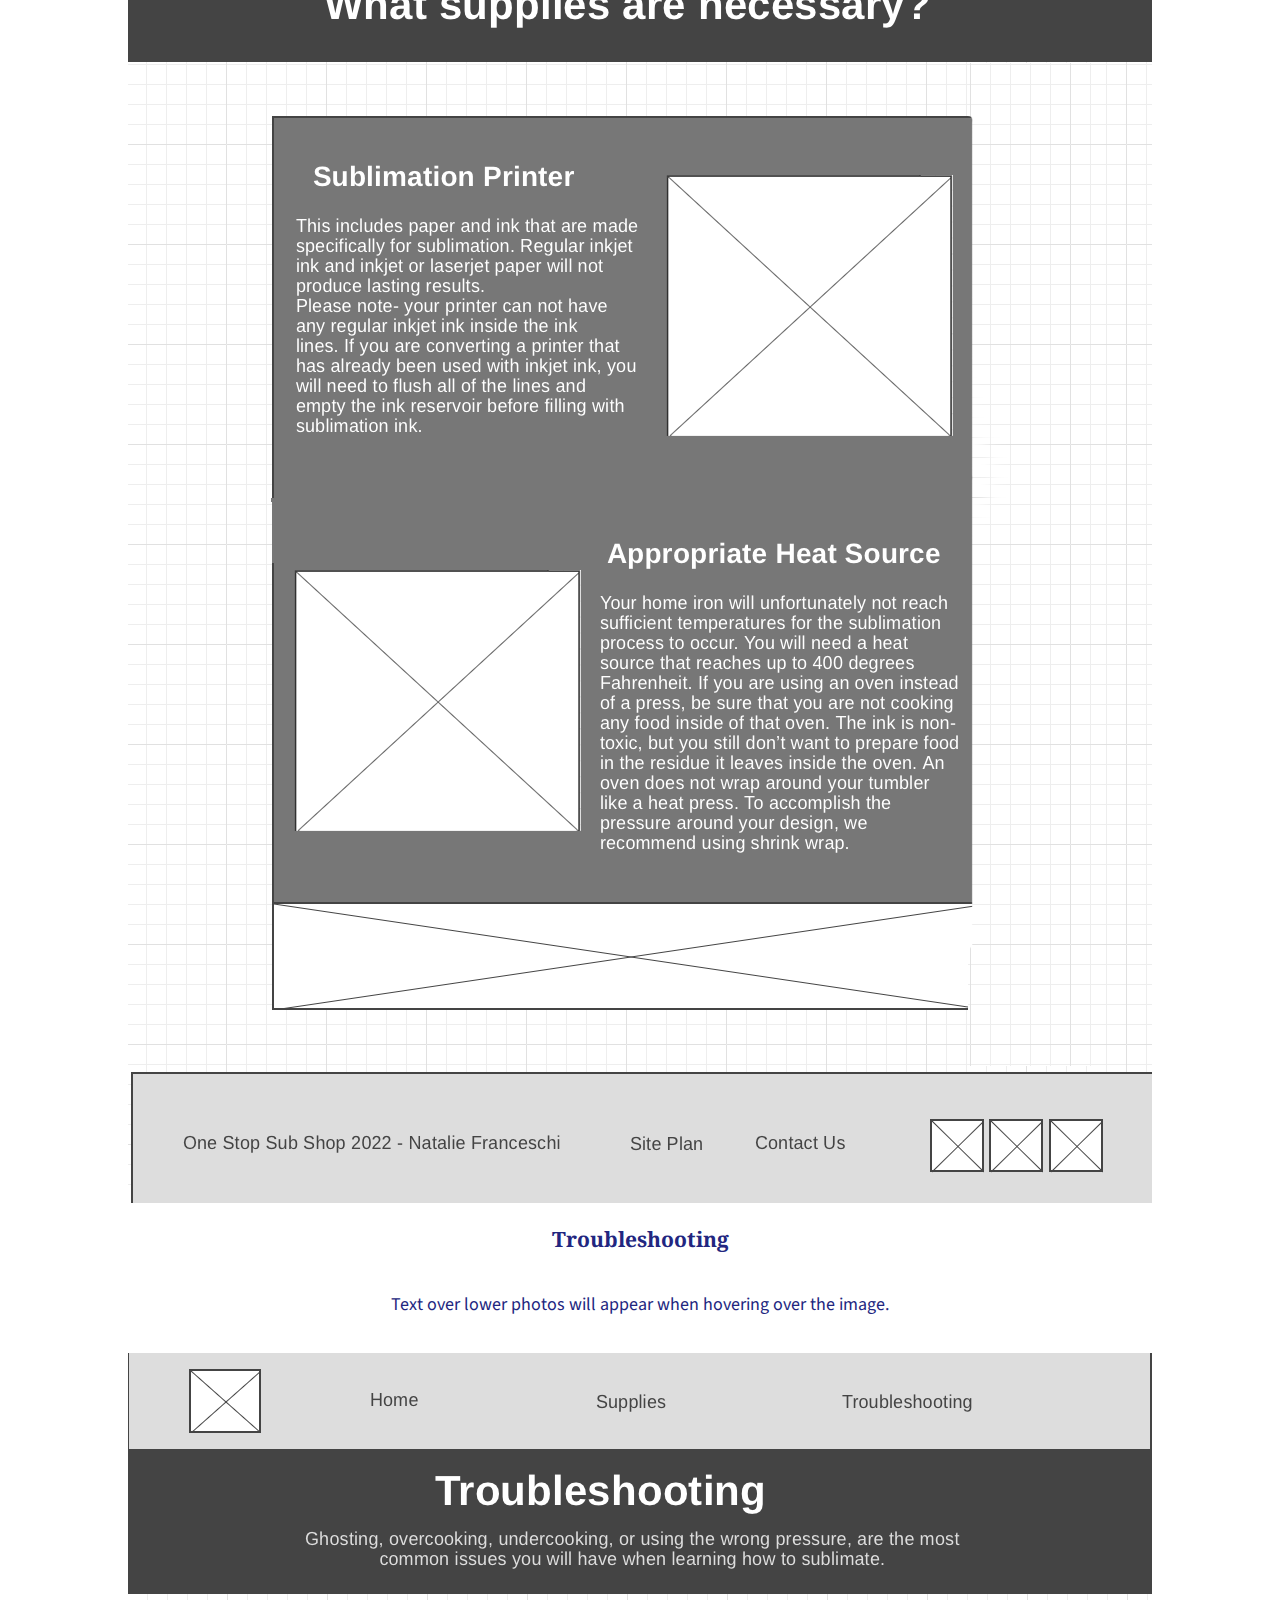
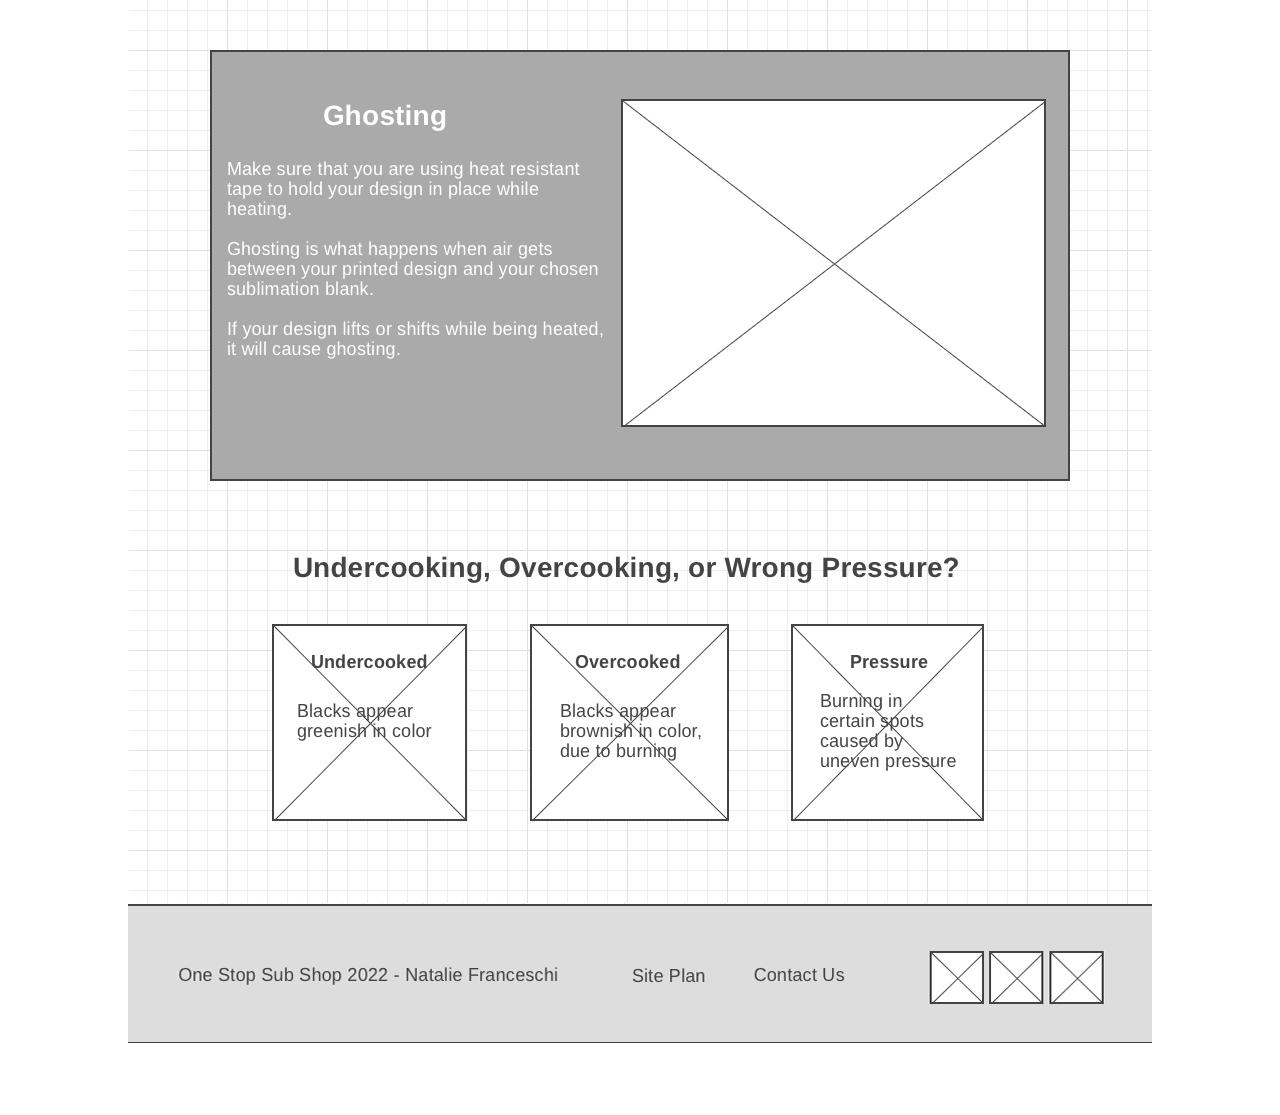
<file: onestopsubshop/site-plan.html>
<!DOCTYPE html>
<html lang="en-us">
    
  <head>
    <meta charset="utf-8">
    <title>Site Plan</title>
    <link type="text/css" rel="stylesheet" href="styles/site-plan.css">
  </head>

  <body>
    <header>
      <h1>One Stop Sub Shop Site Plan</h1>
      <h2>Natalie Franceschi</h2>
      <h2>WDD 130-31</h2>
    </header>
    <main>

      <!-- ------------------------Steps 2-3------------------------------ -->
      <hr>
      <h2>Overview</h2>
      <h3>Purpose</h3>
      <p>The purpose of this site is to share useful information about sublimation, and the tools necessary to set up a successful sublimation business.</p>  <!-- change this -->


      <h3>Audience</h3>
      <p>The site will serve individuals interested in learning more about the sublimation process</p> 

      <hr>
      <h2>Branding</h2>
      <h3>Website Logo</h3>
      <img src="images/one-stop-logo.png" alt="Logo image">
      <hr>
      <h2>
        Style Guide
      </h2>

      <!-- ------------------------Steps 4-8------------------------------ -->

      <h3>
        Color Palette
      </h3>


      Palette URL: <a href="https://coolors.co/52e0be-222680-fdd245-b22099-ff4900" target="_blank">https://coolors.co/52e0be-222680-fdd245-b22099-ff4900</a>


      <table class="colors">
        <tr><th>Primary</th><th>Secondary</th><th>Accent 1</th><th>Accent 2</th></tr>
        <!-- Replace the numbers in the boxes below with your hex color codes. Then switch to the site-plan.css file and change your colors there as well. -->
        <tr><td class="primary">[#52E0BE]</td><td class="secondary">[#222680]</td><td class="accent1">[#FDD245]</td><td class="accent2">[#FF4900]</td></tr>
      </table>

      <!-- ------------------------Step 9------------------------------ -->

      <h3>
        Typography
      </h3>

      <h4>
        Heading Font: Noto Serif 
      </h4>
      <h4>
        Paragraph Font: Source Sans Pro 
      </h4>
      <h3>
        Normal paragraph example
      </h3>
      <p>
        Lorem ipsum dolor sit amet, consectetur adipiscing elit, sed do eiusmod tempor incididunt ut labore et dolore magna aliqua. Ut enim ad minim veniam, quis nostrud exercitation ullamco laboris nisi ut aliquip ex ea commodo consequat. Duis aute irure dolor in reprehenderit in voluptate velit esse cillum dolore eu fugiat nulla pariatur. Excepteur sint occaecat cupidatat non proident, sunt in culpa qui officia deserunt mollit anim id est laborum.
      </p>
      <h3>
        Colored paragraph example
      </h3>
      <p class="colored">
        Lorem ipsum dolor sit amet, consectetur adipiscing elit, sed do eiusmod tempor incididunt ut labore et dolore magna aliqua. Ut enim ad minim veniam, quis nostrud exercitation ullamco laboris nisi ut aliquip ex ea commodo consequat. 
      </p>

      <!-- ------------------------Step 10------------------------------ -->

      <h3>
        Navigation
      </h3>
      <nav>
        <a href="#">Home</a>
        <a href="#">Supplies</a>
        <a href="#">Troubleshooting</a>
      </nav>
      <hr>
      <h2>
        Site Map
      </h2>
      <div class="sitemap">
        <div class="sm-home">
          Home
        </div>
        <div class="sm-page2">
          Supplies 
        </div>
        <div class="sm-page3">
          Troubleshooting
        </div>

        <div class="top">
          &nbsp;
        </div>
        <div class="left">
          &nbsp;
        </div>
        <div class="right">
          &nbsp;
        </div>

      </div>

      <!-- --------Content Section -------------- -->
      <hr>
      <h2>
        Content
      </h2>
      <h3>Home page</h3>
      <p>
        What is Sublimation?
        Sublimation is the chemical process of printing ink in a gaseous state, then applying proper heat and pressure to permanently fuse the design to a sublimation friendly material. 
        Is it safe?
        Sublimation ink is non-toxic and eco-friendly. Although no special safety equipment is required to avoid fumes from the ink, it is recommended to always sub items in a well-ventilated area.
        Who can learn sublimation?
        Anyone with the proper tools and desire to learn can create beautiful products using the sublimation process!
      </p>
      <p>Images for the Home page</p>
        <img src="images/hero-banner.png" alt="image for homepage">
        <img src="images/smokey-tumbler.png" alt="image for homepage">

      </ul>
      <h3>Supplies</h3>
      <p>
        Sublimation Printer
        This includes paper and ink that are made specifically for sublimation. Regular inkjet ink and inkjet or laserjet paper will not produce lasting results.
        Please note- your printer can not have any regular inkjet ink inside the ink lines. If you are converting a printer that has already been used with inkjet ink, you will need to flush all of the lines and empty the ink reservoir before filling with sublimation ink.
        Appropriate Heat Source
        Your home iron will unfortunately not reach sufficient temperatures for the sublimation process to occur.  You will need a heat source that reaches up to 400 degrees Fahrenheit.  If you are using an oven instead of a press, be sure that you are not cooking any food inside of that oven.  The ink is non-toxic, but you still don’t want to prepare food in the residue it leaves inside the oven. An oven does not wrap around your tumbler like a heat press.  To accomplish the pressure around your design, we recommend using shrink wrap.
      </p>
      <p>Images for the Supplies</p>
        <img src="images/supplies1.png" alt="image for page">
        <img src="images/supplies2.png" alt="image for page">
        <img src="images/blanks.png" alt="image for page">
      </ul>
      <h3>Troubleshooting</h3>
      <p>
        Ghosting
        Make sure that you are using heat resistant tape to hold your design in place while heating.
        Ghosting is what happens when air gets between your printed design and your chosen sublimation blank.
        If your design lifts or shifts while being heated it will cause ghosting.
        Undercooking, overcooking or wrong pressure?
        Undercooked,
        Colors are faded. Blacks appear greenish in color.
        Overcooked, 
        Blacks appear brownish in color, due to burning.
        Pressure,
        Burning in certain spots due to uneven pressure.
      </p>
      <p>Images for the Troubleshooting</p>
        <img src="images/ghosting.png" alt="image for page3">
        <img src="images/undercooked.png" alt="image for page3">
        <img src="images/overcooked.png" alt="image for page3">
        <img src="images/pressure-burn-mark.png" alt="image for page3">

      </ul>
      <hr>
      <h2>
        Wireframes
      </h2>
      <p>
        Create three wireframes for your site. One for each page and list them here</p>

      <h3>Home</h3>
      <p>         
       
      </p>
      <img src="images/home-page-wireframe.png" alt="home page wireframe">

      <h3>Supplies</h3>
      <p>         

      </p>
      <img src="images/supplies-wireframe.png" alt="page 2 wireframe">

      <h3>Troubleshooting</h3>
      <p>         
        Text over lower photos will appear when hovering over the image.
      </p>
      <img src="images/troubleshooting-wireframe.png" alt="page 3 wireframe">
    </main>
  </body>

</html>
</file>
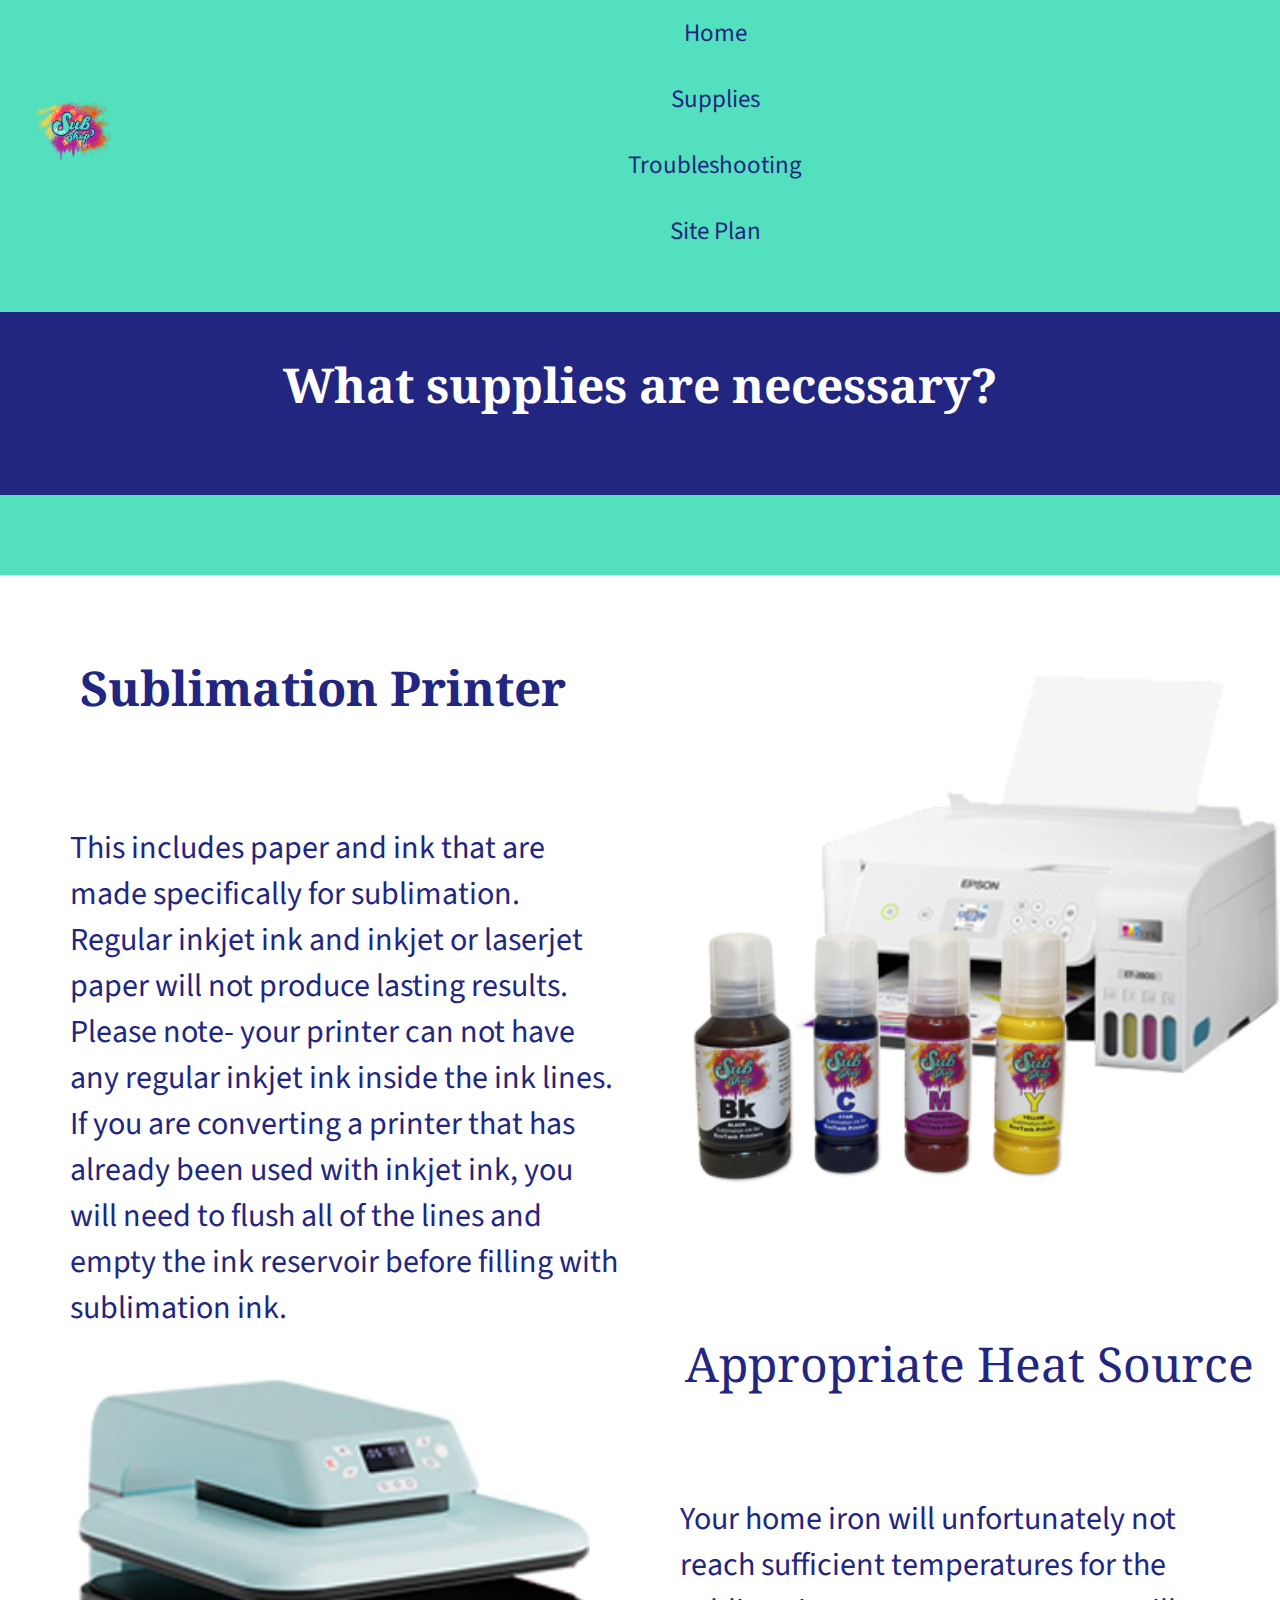
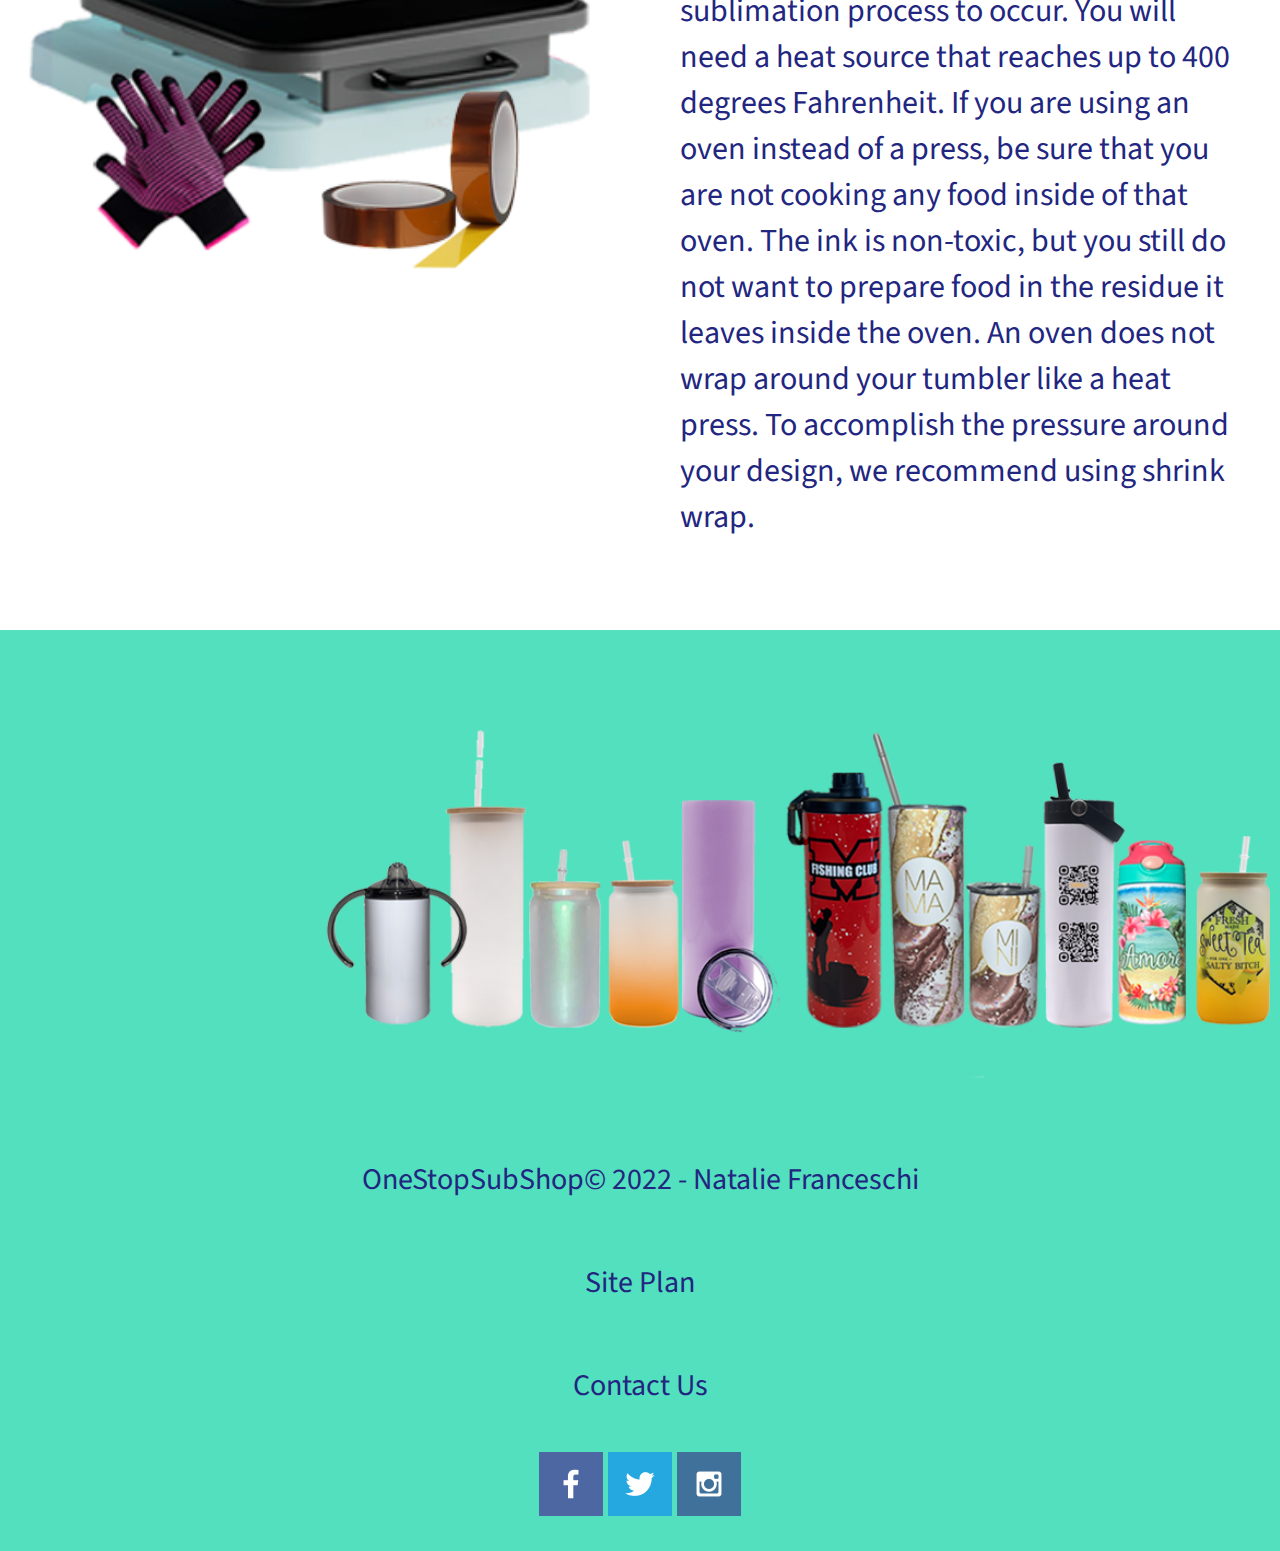
<file: onestopsubshop/supplies.html>
<!DOCTYPE html>
<html lang="en">
<head>
    <meta charset="UTF-8">
    <meta http-equiv="X-UA-Compatible" content="IE=edge">
    <meta name="viewport" content="width=device-width, initial-scale=1.0">
    <title>OneStopSubShop | Supplies</title>
    <link rel="stylesheet" href="styles/style.css">
</head>
<body>
    <div id="content">
        <header>
            <a id="logo_link" href="index.html">
                <img class="logo" src="images/one-stop-logo.png" alt="One Stop Logo">
            </a>
            <nav>
                <a href="index.html">Home</a>
                <a href="supplies.html">Supplies</a>
                <a href="troubleshooting.html">Troubleshooting</a>
                <a href="site-plan.html">Site Plan</a>
            </nav>
        </header>
        <div class="header-back">
            <h3>What supplies are necessary?</h3>
        </div>
        <main class="supplies-grid">        
            <div class="supplies-box">  
                <h6>Sublimation Printer</h6>
                <div class="print-text">This includes paper and ink that are made specifically for sublimation. Regular inkjet ink and inkjet or laserjet paper will not produce lasting results.
                    Please note- your printer can not have any regular inkjet ink inside the ink lines. If you are converting a printer that has already been used with inkjet ink, you will need to flush all of the lines and empty the ink reservoir before filling with sublimation ink.</div>
                <img class="print-img" src="images/supplies1.png" alt="Sublimation printer">
                <div class="heat">
                    <div class="heat-title">Appropriate Heat Source</div>
                    <div class="heat-text">Your home iron will unfortunately not reach sufficient temperatures for the sublimation process to occur.  You will need a heat source that reaches up to 400 degrees Fahrenheit.  If you are using an oven instead of a press, be sure that you are not cooking any food inside of that oven.  The ink is non-toxic, but you still do not want to prepare food in the residue it leaves inside the oven. An oven does not wrap around your tumbler like a heat press.  To accomplish the pressure around your design, we recommend using shrink wrap.</div>
                
                </div>
                <img class="heat-img" src="images/supplies2.png" alt="Heat Press">
            </div>
            <img class="blanks-img" src="images/blanks.png" alt="Sublimation Blanks">
        </main>
        <footer>
            <p>OneStopSubShop&copy; 2022 - Natalie Franceschi</p>
            <p><a href="site-plan.html">Site Plan</a></p>
            <p><a href="contactus.html">Contact Us</a></p>
            <div class="social">
                <a href="https://facebook.com" target="_blank">
                    <img src="images/facebook.png" alt="fb icon">
                </a>
                <a href="https://twitter.com" target="_blank">
                    <img src="images/twitter.png" alt="twitter icon">
                </a>
                <a href="https://instagram.com" target="_blank">
                    <img src="images/instagram.png" alt="instagram icon">
                </a>
            </div>
        </footer>
    </div>
</body>            
</html>
</file>
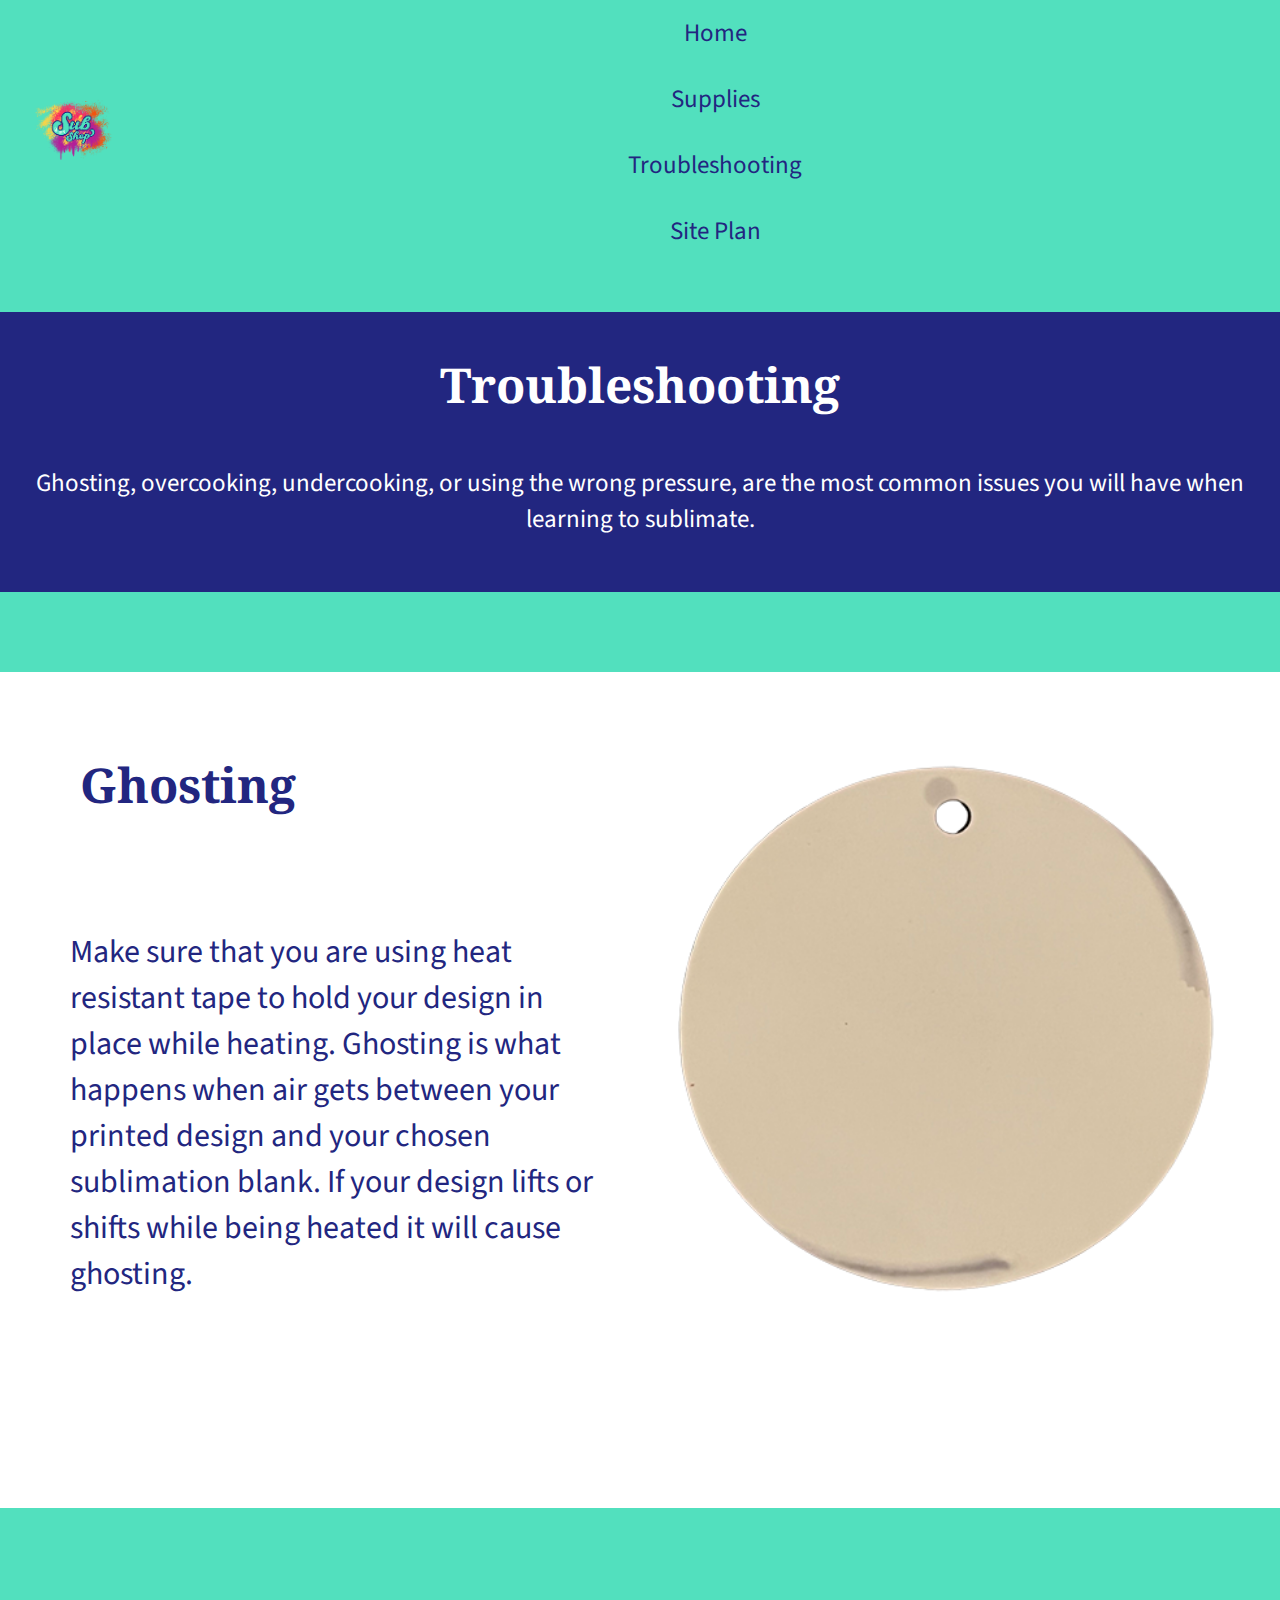
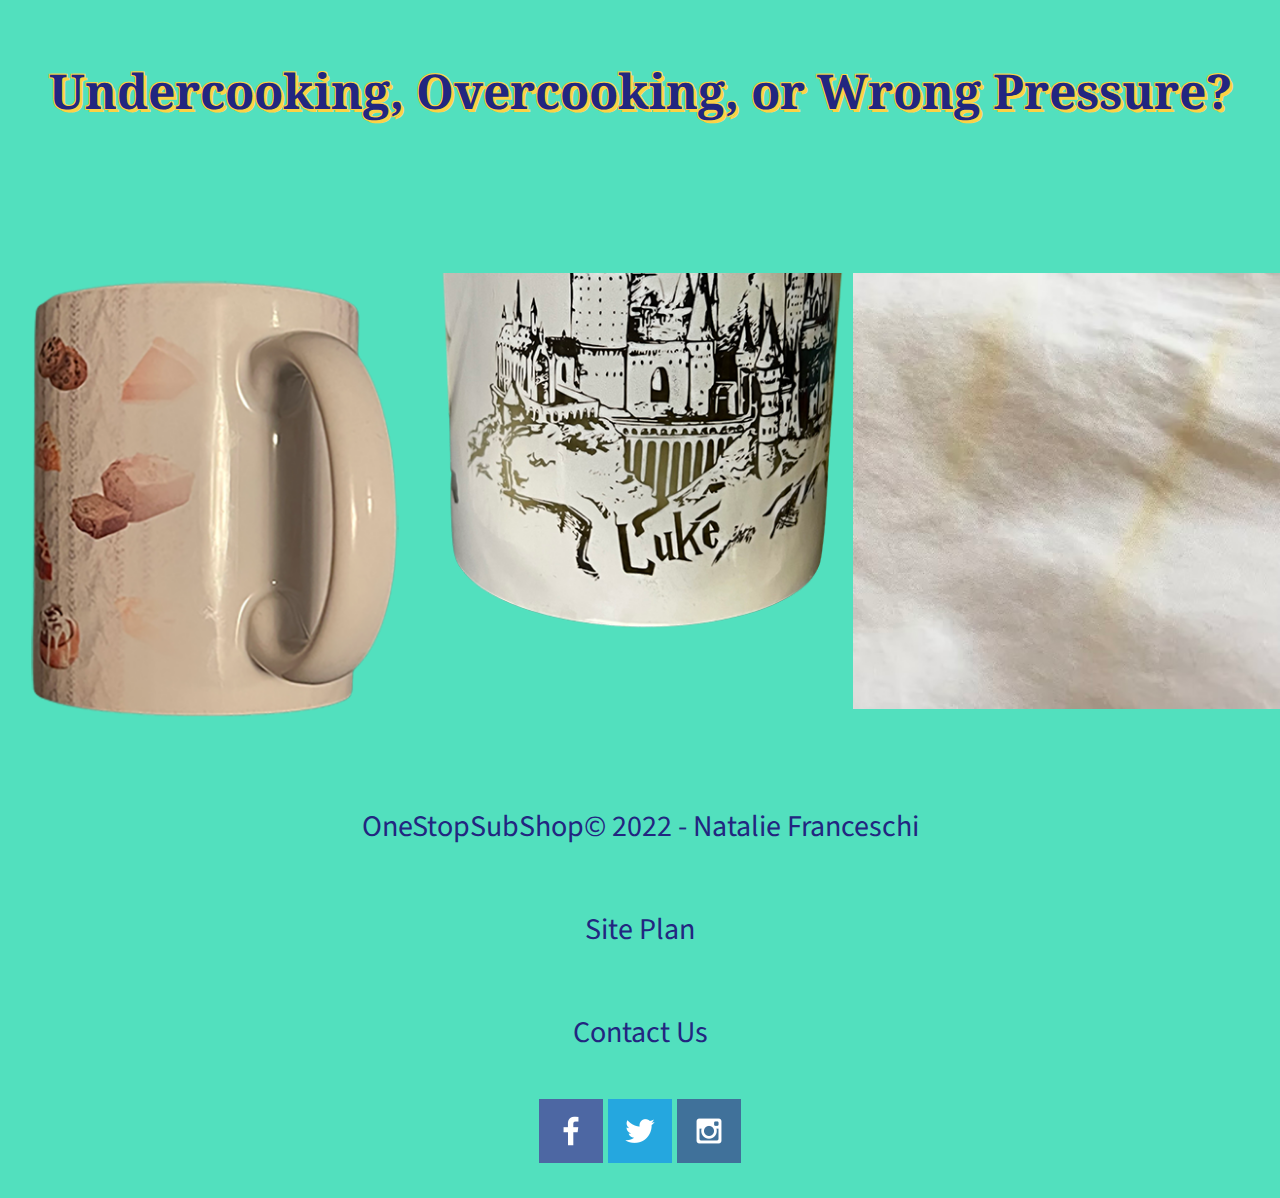
<file: onestopsubshop/troubleshooting.html>
<!DOCTYPE html>
<html lang="en">
<head>
    <meta charset="UTF-8">
    <meta http-equiv="X-UA-Compatible" content="IE=edge">
    <meta name="viewport" content="width=device-width, initial-scale=1.0">
    <title>OneStopSubShop | Troubleshooting</title>
    <link rel="stylesheet" href="styles/style.css">
</head>
<body>
    <div id="content">
        <header>
            <a id="logo_link" href="index.html">
                <img class="logo" src="images/one-stop-logo.png" alt="One Stop Logo">
            </a>
            <nav>
                <a href="index.html">Home</a>
                <a href="supplies.html">Supplies</a>
                <a href="troubleshooting.html">Troubleshooting</a>
                <a href="site-plan.html">Site Plan</a>
            </nav>
        </header>
        <div class="header-back">
            <h3>Troubleshooting</h3>
            <p>Ghosting, overcooking, undercooking, or using the wrong pressure, are the most common issues you will have when learning to sublimate.</p> 
        </div>
        <main class="trouble-grid">
            <div class="ghost-box">
                <div><h6>Ghosting</h6></div>
                <div class="ghost-text">Make sure that you are using heat resistant tape to hold your design in place while heating.
                    Ghosting is what happens when air gets between your printed design and your chosen sublimation blank.
                    If your design lifts or shifts while being heated it will cause ghosting.</div> 
                <img class="ghost-img" src="images/ghosting.png" alt="unintended marks on back of ornament">   
            </div>
        </main>
            <div><h4>Undercooking, Overcooking, or Wrong Pressure?</h4></div>
            <section class="trouble-photos">
                <div class="container1">
                  <img src="images/undercooked.png" alt="mug with faded section" class="image">
                  <div class="overlay">
                    <h5>Undercooked</h5>
                    <div class="text">Colors appear faded. 
                        Blacks appear greenish in color.</div>
                  </div>
                </div>
                <div class="container2">
                  <img src="images/overcooked.png" alt="mug with black design browning" class="image">
                  <div class="overlay">
                    <h5>Overcooked</h5>
                    <div class="text">Blacks appear brownish in color, due to burning.  When it only occurs in certain spots, your image is not being heated evenly.</div>
                  </div>
                </div>
                <div class="container3">
                  <img src="images/pressure-burn-mark.png" alt="yellowed burn marks" class="image">
                  <div class="overlay">
                    <h5>Pressure</h5>
                    <div class="text">Burning in certain spots caused by uneven or too much pressure.</div>
                  </div>  
                </div>                
            </section>
        <footer>
            <p>OneStopSubShop&copy; 2022 - Natalie Franceschi</p>
            <p><a href="site-plan.html">Site Plan</a></p>
            <p><a href="contactus.html">Contact Us</a></p>
            <div class="social">
                <a href="https://facebook.com" target="_blank">
                    <img src="images/facebook.png" alt="fb icon">
                </a>
                <a href="https://twitter.com" target="_blank">
                    <img src="images/twitter.png" alt="twitter icon">
                </a>
                <a href="https://instagram.com" target="_blank">
                    <img src="images/instagram.png" alt="instagram icon">
                </a>
            </div>
        </footer>
    </div>
</body>            
</html>
</file>
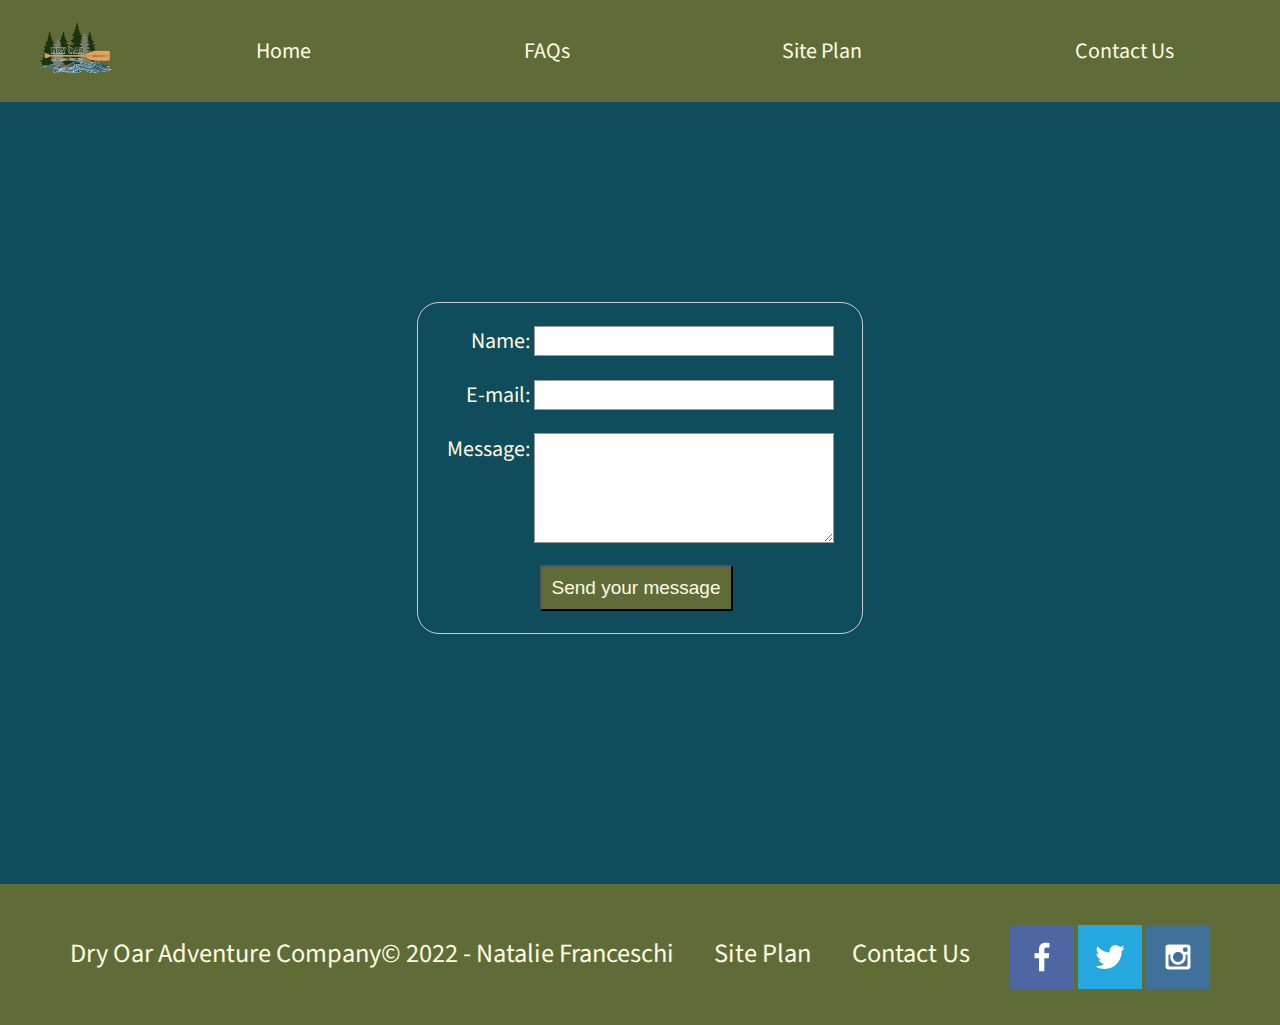
<file: wwr/contactus.html>
<!DOCTYPE html>
<html lang="en">
<head>
    <meta charset="UTF-8">
    <meta http-equiv="X-UA-Compatible" content="IE=edge">
    <meta name="viewport" content="width=device-width, initial-scale=1.0">
    <title>Dry Oar Adventure Company | Contact Us</title>
    <link rel="stylesheet" href="styles/style.css">
</head>
<body>
    <div id="content">
        <header>
            <a id="logo_link" href="index.html">
                <img class="logo" src="images/logo.png" alt="Dry Oar Logo">
            </a>
            <nav>
                <a href="index.html">Home</a>
                <a href="faqs.html">FAQs</a>
                <a href="site-plan-rafting.html">Site Plan</a>
                <a href="contactus.html">Contact Us</a>
            </nav>
        </header>
        <main>
            <form action="/my-handling-form-page" method="post">
                <ul>
                  <li>
                    <label for="name">Name:</label>
                    <input type="text" id="name" name="user_name" />
                  </li>
                  <li>
                    <label for="mail">E-mail:</label>
                    <input type="email" id="mail" name="user_email" />
                  </li>
                  <li>
                    <label for="msg">Message:</label>
                    <textarea id="msg" name="user_message"></textarea>
                  </li>
                  <li class="button">
                    <button type="submit">Send your message</button>
                  </li>
                </ul>
              </form> 
        </main>   
        <footer>
            <p>Dry Oar Adventure Company&copy; 2022 - Natalie Franceschi</p>
            <p><a href="site-plan-rafting.html">Site Plan</a></p>
            <p><a href="contactus.html">Contact Us</a></p>
            <div class="social">
                <a href="https://facebook.com" target="_blank">
                    <img src="images/facebook.png" alt="fb icon">
                </a>
                <a href="https://twitter.com" target="_blank">
                    <img src="images/twitter.png" alt="twitter icon">
                </a>
                <a href="https://instagram.com" target="_blank">
                    <img src="images/instagram.png" alt="instagram icon">
                </a>
            </div>
        </footer>
    </div>
</body>            
</html>
</file>
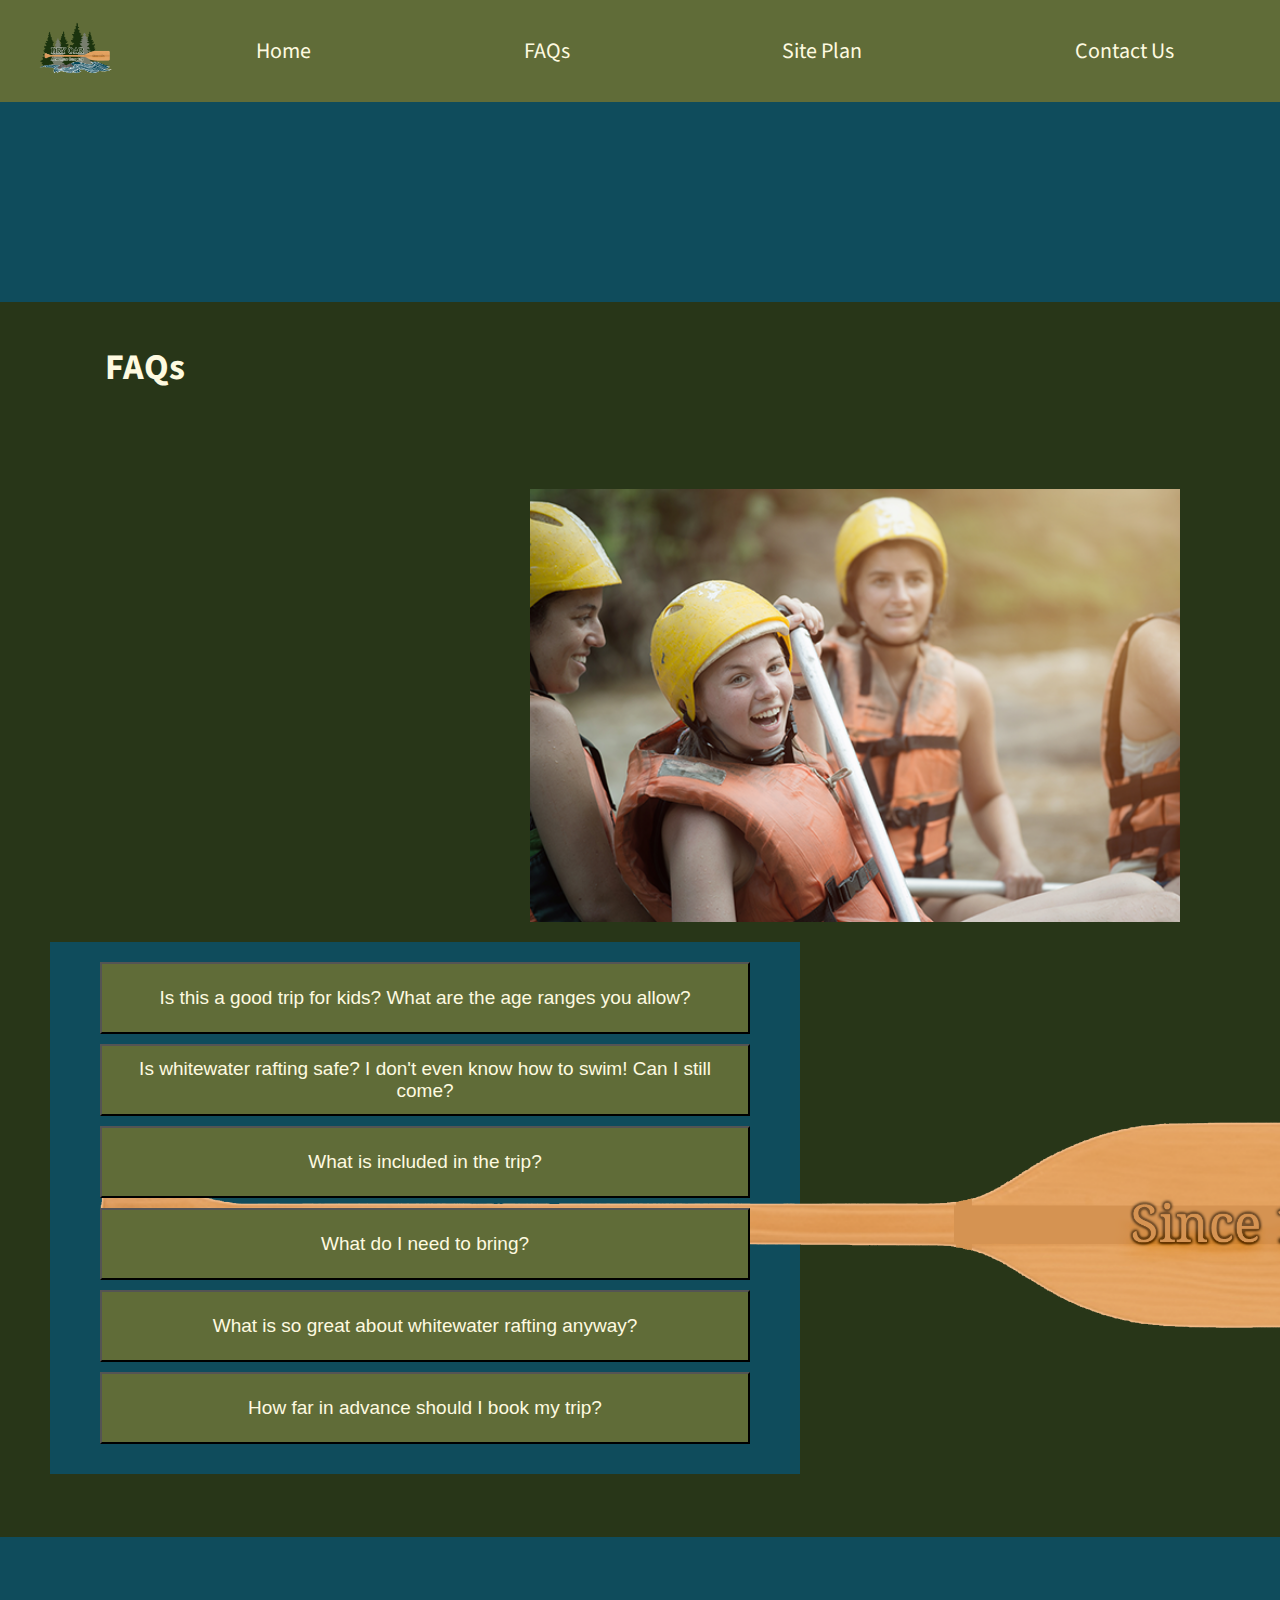
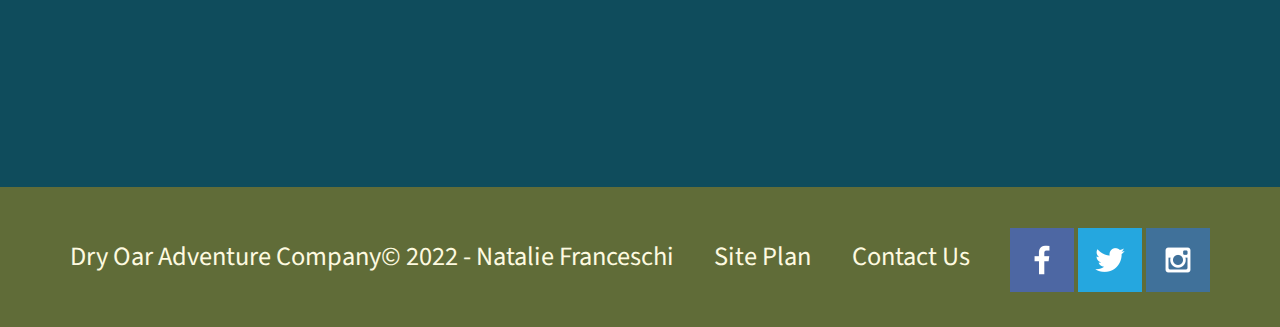
<file: wwr/faqs.html>
<!DOCTYPE html>
<html lang="en">
<head>
    <meta charset="UTF-8">
    <meta http-equiv="X-UA-Compatible" content="IE=edge">
    <meta name="viewport" content="width=device-width, initial-scale=1.0">
    <title>Dry Oar Adventure Company | FAQs</title>
    <link rel="stylesheet" href="styles/style.css">
</head>
<body>
    <div id="content">
        <header>
            <a id="logo_link" href="index.html">
                <img class="logo" src="images/logo.png" alt="Dry Oar Logo">
            </a>
            <nav>
                <a href="index.html">Home</a>
                <a href="faqs.html">FAQs</a>
                <a href="site-plan-rafting.html">Site Plan</a>
                <a href="contactus.html">Contact Us</a>
            </nav>
        </header>
        <main class="faqs-grid">
            <div><h3>FAQs</h3></div>
            <div id="faqs-background">
                <img class="faqs-img" src="images/faqs-photo.png" alt="People enjoying white water rafting">                 
                <div class="faqs-box">  
                    <div class="dropdown dropbtn1">
                        <button class="btntext">Is this a good trip for kids? What are the age ranges you allow?</button>
                        <div class="dropdown-content">
                        <a href="#">Absolutely this is a good trip for children of all ages. We have found however that children over the age of 8 seem to enjoy it more overall (And parents especially enjoy it more if their children are all over 8). A common concern we get from parents is that their children will be bored stuck on a boat for hours at a time. Surprisingly we deal with very few bored children of any age. The areas we are rafting through are some of the most beautiful in the world, and you never know what you might see around any corner. Not to mention the rapids which keep things very interesting. Each boat also comes equipped with a guide. It has been proven that river guides are unable to go for very long at all without telling stories...some of which are even true!</a>
                        </div>
                    </div>
                    <div class="dropdown dropbtn2">
                        <button class="btntext">Is whitewater rafting safe? I don't even know how to swim! Can I still come?</button>
                        <div class="dropdown-content">
                        <a href="#">As with all adventure sports, there is an inherent and assumed element of risk. To help ensure your safety, our guides are all certified in Wilderness First aid and all start with at least 3 years of rafting experience. The most common injuries are sunburns and injuries that occur on land. 
                            Everyone on commercial rafting trips wears coast guard approved life vest or personal flotation device (PFD). Many non swimmers go on rafting trips and have a great time. Your guide will give you an in depth and engaging safety talk before your trip begins explaining what you should prepare for and do in the event that you fall out of the raft.</a>
                        </div>
                    </div>
                    <div class="dropdown dropbtn3">
                        <button class="btntext">What is included in the trip?</button>
                        <div class="dropdown-content">
                        <a href="#">We will provide all necessary camping equipment. This includes a sleeping bag, foam pad, waterproof duffle bag, small waterproof day bag, tent and a cot, eating utensils and camping chair. 
                            We provided water and lemonade during the day. Coffee, tea and hot chocolate are provided during the morning and evening hours. You may bring beer, liquor and soft drinks (in reasonable amounts, 2 cans per day). You may purchase these items either the night before the trip, or on your way to the put-in. 3 meals per day, plus snacks.</a>
                        </div>
                    </div>
                    <div class="dropdown dropbtn4">
                        <button class="btntext">What do I need to bring?</button>
                        <div class="dropdown-content">
                        <a href="#">The most effective way to plan for temperature and weather changes in the Canyon is to be prepared for both hot & dry and cold & wet Rain jacket and rain pants- do not bring ponchos Quick dry shirts and shorts long sleeve cotton shirt and pants- helps keep you cooler on hot days. Button down shirts provide more sun protection on the neck Light Weight Cotton Pant, Nylon Pant or Sarong the best thing for men to wear are swim trunks as shorts if you are cold natured, bring polypropylene long underwear top and bottom Women wear swim suits or quick dry underwear and sport bras as a base layer during the day. Over the base layer, wear a pair of quick dry shorts and the shirt of your choice (polypropylene if you are cold, cotton if you are hot). Two piece swim suits are convenient when changing or going to the bathroom. hat- large brim hat offers protection from the sun with a good quality strap. Sunglasses with strap socks- used for hiking and to protect your feet from the sun. sandals or water shoes- if not used to hiking in these, bring a pair of shoes you have hiked in before camper wear: Bring something comfortable to wear around camp. Cotton dresses, skirts and sarongs are all popular options. Sleep wear: You might choose to sleep in your camp wear. Otherwise, you might like to bring something comfortable to sleep in. water bottle small day pack for hikes moisturizing lotion headlamp or flashlight moleskin waterproof sunscreen and lip balm optional items: gloves fleece jacket towel bandana small pillow hygiene products: toothpaste, toothbrush, tissue, nail clippers, feminine hygiene products, extra eyeglasses or contacts, biodegradable soap and shampoo camera equipment book, watercolors, journal and pen.</a>
                        </div>
                    </div>
                    <div class="dropdown dropbtn5">
                        <button class="btntext">What is so great about whitewater rafting anyway?</button>
                        <div class="dropdown-content">
                        <a href="#">Are you kidding me! What's not great about whitewater rafting!...Let's describe a common day on the river. 
                            Arise in the soft light of the early morning after a night spent sleeping under a beautiful starry sky. Have a hearty warm breakfast of fresh blueberry pancakes or omelets to order, then pack your things and prepare for the day. The day is filled with some combination of swift water, rapids, calms, hikes, history, geology, stories, and more good food. We try to hit camp around 4 or 5, after setting up your cot you can relax with a good book or good company by the river, or explore around camp while your guides prepare your dinner...something perhaps like steak and potatoes, or grilled salmon...and dutch oven brownies...you won't forget the dutch oven brownies. After dinner it's more relaxing, and you might even be able to talk your guide into another story or two to send you off to bed under more stars than you thought were possible.</a>
                        </div>
                    </div> 
                    <div class="dropdown dropbtn6">
                        <button class="btntext">How far in advance should I book my trip?</button>
                        <div class="dropdown-content">
                        <a href="#">If you have specific dates you need, we recommend booking a year in advance. If you can be more flexible 6 months in advance is usually sufficient.</a>
                        </div>
                    </div>
                </div>     
            </div> 
                <img class="large-oar" src="images/large-oar.png" alt="People enjoying white water rafting">    
        </main>   
        <footer>
            <p>Dry Oar Adventure Company&copy; 2022 - Natalie Franceschi</p>
            <p><a href="site-plan-rafting.html">Site Plan</a></p>
            <p><a href="contactus.html">Contact Us</a></p>
            <div class="social">
                <a href="https://facebook.com" target="_blank">
                    <img src="images/facebook.png" alt="fb icon">
                </a>
                <a href="https://twitter.com" target="_blank">
                    <img src="images/twitter.png" alt="twitter icon">
                </a>
                <a href="https://instagram.com" target="_blank">
                    <img src="images/instagram.png" alt="instagram icon">
                </a>
            </div>
        </footer>
    </div>
</body>            
</html>
</file>
<file: onestopsubshop/styles/style.css>
@import url('https://fonts.googleapis.com/css2?family=Noto+Serif:wght@700&family=Source+Sans+Pro&display=swap');

#content {
  max-width: 1600px;
  margin: 0 auto;
}

#hero-img {
  width: 100%;
}

#logo_link {
  padding-top: 5px;
  justify-self: center;
  align-self: center;
}

#hero-box {
  margin: 0 auto;
}

body {
  background-color: #52e0be; 
  color: #222680;
  font-family: "Source Sans Pro", Helvetica, Verdana;
  font-size: 25px;
  margin: 0;
  padding: 0;
}
header {
  display: grid;
  grid-template-columns: 150px auto;
  background-color: #52e0be;
  color: #fefae0;
}
nav {
  display: flex;
  justify-content: space-around;
}
nav a:hover {
  background-color:#B22099;
  color: #fefae0;
  text-decoration: underline;
}
.logo {
  width: 80px;
}

#logo_link {
  padding-top: 5px;
  justify-self: center;
  align-self: center;
}

nav a {
    text-align: center;
    color: #222680;
    text-decoration: none;
    padding: 35px;
}


h2 {
  grid-column: 1/2;
  font-family: 'Noto Serif', 'Georgia', 'Garamond';
  font-size: 36px;
}


h1{
  color: white;
  font-family: 'Noto Serif', 'Georgia', 'Garamond';
  padding-top: 40px;
  margin-left: 105px;
  font-size: 48px;
}

.home-grid {
  background-color: #222680;
  padding-bottom: 50px;
}
  
.home-box {
  display: grid;
  grid-template-columns: repeat(2, 1fr);
  grid-template-rows: repeat(3, 200px);
  margin-top: 50px;
  margin-left: 50px;
  margin-right: 50px;
  margin-bottom: 50px;
  padding: 20px 20px;
  background-color: white;
  max-width: 1600px;
  min-width: 650px;
  justify-content: space-around;
}

.how{
    text-align: left;
    grid-column: 1;
    grid-row: 1;
    padding-left: 30px;
}
.safe{
    text-align: left;
    grid-column: 1;
    grid-row: 2;
    padding-left: 30px;
}
.who{
    text-align: left;
    grid-column: 1;
    grid-row: 3;
    padding-left: 30px;
}
.home-img { 
  width:600px;
  padding-left: 80px;
  grid-column: 2;
  grid-row:1/3;
}


footer {
  background-color: #52e0be;
  color: #222680;
  padding: 25px 50px;
  margin-top: 50px;
  display: flex;
  justify-content: space-around;
  align-items: center;
}
.icon {
  width: 80px;
  padding-top: 10px;
} 
footer p {
  font-size: 1.2em;
} 
footer a {
  color: #222680;
  text-decoration: none;
}
footer a:hover {
  background-color:#B22099;
  color: #fefae0;
  text-decoration: underline;

}
footer .social img {
  padding-top: 15px;
}

/* -----------TROUBLESHOOTING BEGINS----------------- */

h3{
  text-align: center;
  color: white;
  font-family: 'Noto Serif', 'Georgia', 'Garamond';
  padding-top: 40px;
  font-size: 48px;
}
h4 {
  color:#222680;
  font-size: 28px;
  text-shadow:
    3px 3px 0 #FDD245,
    -1px -1px 0 #FDD245,  
    1px -1px 0 #FDD245,
    -1px 1px 0 #FDD245,
    1px 1px 0 #FDD245;
  text-align: center;
  font-family: 'Noto Serif', 'Georgia', 'Garamond';
  font-size: 48px;
  margin-top: 150px;
  margin-bottom: 150px;

}
h5{
    color: white;
    text-align: center;
    font-size: 32px;
    padding-top: 75px;
}
h6{
    color: #222680;
    font-family: 'Noto Serif', 'Georgia', 'Garamond';
    font-size: 48px;
    padding-left: 80px;
    margin-top: 80px;

}

.trouble-grid {
  display: grid;
  grid-template-columns: repeat(2, 600px);

}

.ghost-box{
  display: grid;
  grid-column: 1/4;
  background-color: white;
  justify-content: space-around;
  margin-top: 80px;
}
.ghost-img {
    grid-column: 2/4;
    grid-row: 1/3;
    width: 650px;
    padding-top: 75px;
}
.ghost-text{
    position: relative;
    font-size: 32px;
    grid-column: 1/2;
    grid-row: 2/4;
    padding-left: 70px;
    padding-right:30px;
    min-width: 400px;
}
.trouble-photos{
    display: grid;
    grid-template-columns: repeat(3, 1fr);
}
.container1 {
  grid-column: 1;
  position: relative;
  width: 100%;
}
.container2 {
  grid-column: 2;
  position: relative;
  width: 100%;
}
.container3 {
  grid-column: 3;
  position: relative;
  width: 100%;
}

.header-back{
    background-color: #222680;
    color: white;
    text-align: center;
    padding-bottom: 30px;
}
  
.image {
  display: block;
  width: 100%;
  height: auto;
}
  
.overlay {
  position: absolute;
  top: 0;
  bottom: 0;
  left: 0;
  right: 0;
  height: 100%;
  width: 100%;
  opacity: 0;
  transition: .5s ease;
  background-color: #B22099;
}
  

.container1:hover .overlay {
    opacity: 1;
}

.container2:hover .overlay {
    opacity: 1;
}

.container3:hover .overlay {
    opacity: 1;
}
.text {
  color: white;
  font-size: 25px;
  position: absolute;
  top: 50%;
  left: 50%;
  -webkit-transform: translate(-50%, -50%);
  -ms-transform: translate(-50%, -50%);
  transform: translate(-50%, -50%);
  text-align: center;
}

/* ---------------------SUPPLIES BEGINS--------------------- */
.supplies-grid {
  display: grid;
  grid-template-columns: repeat(2, 600px);

}

.heat-title{
  color: #222680;
  font-family: 'Noto Serif', 'Georgia', 'Garamond';
  font-size: 48px;
  padding-left: 35px;


}
.supplies-box{
  display: grid;
  grid-column: 1/4;
  grid-template-rows: 250px 3fr;
  background-color: white;
  justify-content: space-around;
  margin-top: 80px;
  margin-bottom: 100px;
}

.sub-printer {
  grid-column: 1/2;
}

.print-img {
  grid-column: 2/4;
  grid-row: 1/3;
  width: 650px;
  padding-top: 75px;
  padding-bottom: 75px;
}
.print-text{
  position: relative;
  font-size: 32px;
  grid-column: 1/2;
  grid-row: 2/3;
  padding-left: 70px;
  padding-right:30px;
  min-width: 400px;
}

.heat{
  grid-column: 2/4;

}

.heat-text{
  position: relative;
  font-size: 32px;
  padding-top: 100px;
  padding-right: 70px;
  padding-left: 30px;
  padding-bottom: 90px;
}
.heat-img {
  grid-column:1/2;
  grid-row:3/4;
  width: 650px;
}

.blanks-img{
  width: 1600px;
}


/* --------------------CONTACTUS PAGE BEGINS -------------------- */
form {
  /* Center the form on the page */
  margin: 0 auto;
  margin-top: 100px;
  width: 400px;
  /* Form outline */
  padding: 1em;
  border: 1px solid #222680;
  border-radius: 1em;
}

ul {
  list-style: none;
  padding: 0;
  margin: 0;
}

form li + li {
  margin-top: 1em;
}

label {
  /* Uniform size & alignment */
  display: inline-block;
  width: 90px;
  text-align: right;
}

input,
textarea {
  /* To make sure that all text fields have the same font settings
     By default, textareas have a monospace font */
  font: 1em sans-serif;

  /* Uniform text field size */
  width: 300px;
  box-sizing: border-box;

  /* Match form field borders */
  border: 1px solid #222680;
}

input:focus,
textarea:focus {
  /* Additional highlight for focused elements */
  border-color: #000;
}

textarea {
  /* Align multiline text fields with their labels */
  vertical-align: top;

  /* Provide space to type some text */
  height: 5em;
}

.button {
  /* Align buttons with the text fields */
  
  padding-left: 90px; /* same size as the label elements */
}

button {
  /* This extra margin represent roughly the same space as the space
     between the labels and their text fields */
  background-color: #B22099;
  color: #fefae0;
  font-size: 19px;
  padding: 10px;
  margin-left: 0.5em;
}

/* ---------------MEDIA BEGINS------------------ */

@media screen and (max-width: 1600px) {
  #hero, .home-grid {
      display: block;
      height: auto;
  }
  nav, footer {
      flex-direction: column;
  }
  nav a {
      display: block;
      padding: 15px;
  }
  #hero {
      margin-top: 0;
  }

  #background {
      display: none;
  }

  footer {
      margin-top: 25px;
  }
}
</file>
<file: wwr/styles/style.css>
@import url('https://fonts.googleapis.com/css2?family=Noto+Serif:wght@700&family=Source+Sans+Pro&display=swap');

#content {
  max-width: 1600px;
  margin: 0 auto
}
#background {
  background-color: #283618;
  color: #fefae0;
  grid-column: 1/11;
  grid-row: 4/9;
  height: 725px;
}

#hero-img {
  width: 100%
}
#hero {
  display: grid;
  grid-template-columns: 1fr 3fr 1fr;
}
#hero-box {
  grid-column: 1/4;
  grid-row: 1/3;
}
#logo_link {
  padding-top: 5px;
  justify-self: center;
  align-self: center;
}
nav a {
  text-align: center;
  color: #fefae0;
  text-decoration: none;
  padding: 35px;
}
#hero-msg {
  grid-column: 2/3;
  grid-row: 1/2;
  margin-top: 100px;
}
#hero-box {
  grid-column: 1/4;
  grid-row: 1/3;
  z-index: -1;
}
.button-box {
  text-align: center;
}
main section {
  text-align: center;
}
main section img {
  box-sizing: border-box;
}
.home-grid {
  display: grid;
  grid-template-columns: repeat(10, 1fr);
}
body {
  background-color: #0F4C5C; 
  color: #fefae0;
  font-family: "Source Sans Pro", Helvetica, Verdana;
  font-size: 22px;
  margin: 0;
  padding: 0;
}
header {
  display: grid;
  grid-template-columns: 150px auto;
  background-color: #606C38;
  color: #fefae0;
}
nav {
  display: flex;
  justify-content: space-around;
}
nav a:hover {
  background-color: #283618;
  color: #fefae0;
  text-decoration: underline;
}
.logo {
  width: 80px;
}
.home-title {
  color: #FEFAE0;
  text-align: center;
  font-family: 'Noto Serif', 'Georgia', 'Garamond';
  font-size: 2em;
  margin-top: 10px;
}
h2 {
  margin: 0;
}
h4 {
  color: #DDA15E;
  text-shadow:
    3px 3px 0 #283618,
    -1px -1px 0 #283618,  
    1px -1px 0 #283618,
    -1px 1px 0 #283618,
    1px 1px 0 #283618;
  text-align: center;
}
.book {
  background-color: #283618;
  color: #fefae0;
  text-decoration: none;
  font-size: 18px;
  padding: 15px 30px;
  margin-top: 50px;
  border-radius: 5px;
}
.card-img {
  width: 100%;
  border: 10px solid #fefae0;
  transition: transform .5s;
  box-shadow: 5px 5px 10px #6f7364;
}
.card-img:hover {
  opacity: .6;
  transform: scale(1.1);
}
.mountains {
  width: 100%;
  /* margin: 200px 0; */
  grid-column: 2/7;
  grid-row: 5/8; 
  box-shadow: 5px 5px 10px #6f7364;
}
.rivers-card {
  margin: 200px 0;
  grid-column: 2/4;
  grid-row: 2/3;
}
.camping-card {
  margin: 200px 0;
  grid-column: 5/7;
  grid-row: 2/3;
}
.rapids-card {
  margin: 200px 0;
  grid-column: 8/10;
  grid-row: 2/3;
}
.join {
  background-color: #283618;
  color: #fefae0;
  text-decoration: none;
  font-size: 18px;
  padding: 15px 30px;
  margin-top: 50px;
  border-radius: 5px;
}
.book:hover {
  background-color: #283618;
  color: #fefae0;
  text-decoration: underline;
}
.join:hover {
  background-color: #283618;
  color: #fefae0;
  text-decoration: underline;
}
#background {
  background-color: #283618;
  color: #fefae0;
  grid-column: 1/11;
  grid-row: 4/9;
}

.msg {
  background-color: #606C38;
  color: #fefae0;
  line-height: 1.5em;
  padding: 35px;
  grid-column: 6/10;
  grid-row: 6/7;
}
.msg h2 {
  color: #fefae0;
  font-family: 'Noto Serif', 'Georgia', 'Garamond'
}
.msg p {
  color: #fefae0;
  font-size: .8em;
  padding-bottom: 15px;
}
footer {
  background-color: #606C38;
  color: #fefae0;
  padding: 25px 50px;
  margin-top: 250px;
  display: flex;
  justify-content: space-around;
  align-items: center;
}
.icon {
  width: 80px;
  padding-top: 10px;
} 
footer p {
  font-size: 1.2em;
} 
footer a {
  color: #fefae0;
  text-decoration: none;
}
footer a:hover {
  color: #fefae0;
  text-decoration: underline;
}
footer .social img {
  padding-top: 15px;
}


/* -----------------FAQS PAGE BEGINS------------------ */
#faqs-background {
  background-color: #283618;
  color: #fefae0;
  grid-column: 1/11;
  grid-row: 4/9;
  height: 450px;
}
h3{
  /* text-align: left; */
  padding-top: 40px;
  margin-left: 105px;
  font-size: 36px;
}
h5 {
  color: #DDA15E;
  text-shadow:
    3px 3px 0 #283618,
    -1px -1px 0 #283618,  
    1px -1px 0 #283618,
    -1px 1px 0 #283618,
    1px 1px 0 #283618;
  text-align: center;
}
.faqs-grid {

  background-color: #283618;
  /* max-width:100%; */
  /* width: 100vw; */
  margin-top: 200px;

}

.faqs-box {
  display: inline-grid;
  /* grid-template-columns:1; */
  grid-template-rows: repeat(6, 1fr);
  margin-top: 20px;
  margin-left: 50px;
  padding: 20px 20px;
  background-color: #0F4C5C;
  max-width: 1600px;
  min-width: 650px;
}
.faqs-img { 

  margin-top: 60px;
  width:650px;
  padding-right: 100px;
  float: right;
  z-index: 5;
}

.dropbtn1 {
  background-color: #606C38;
  color: #fefae0;
  padding: 16px;
  font-size: 16px;
  border: none;
  width: 650px;
  margin-bottom: 10px;
  margin-left: 30px;
  margin-right: 30px;
  grid-column: 1;
  grid-row: 1;

}
.dropbtn2 {
  background-color: #606C38;
  color: #fefae0;
  padding: 16px;
  font-size: 16px;
  border: none;
  width: 650px;
  margin-bottom: 10px;
  margin-left: 30px;
  margin-right: 30px;
  grid-column: 1;
  grid-row: 2;
}
.dropbtn3 {
  background-color: #606C38;
  color: #fefae0;
  padding: 16px;
  font-size: 16px;
  border: none;
  width: 650px;
  margin-bottom: 10px;
  margin-left: 30px;
  margin-right: 30px;
  grid-column: 1;
  grid-row: 3;
}
.btntext {
  background-color: #606C38;
  color: #fefae0;
  font-size: 19px;
  width: 100%;
  height: 100%;
  padding: 12px;
  margin: 0;
}

.dropbtn4 {
  background-color: #606C38;
  color: #fefae0;
  padding: 16px;
  font-size: 16px;
  border: none;
  width: 650px;
  margin-bottom: 10px;
  margin-left: 30px;
  margin-right: 30px;
  grid-column: 1;
  grid-row: 4;
}
.dropbtn5 {
  background-color: #606C38;
  color: #fefae0;
  padding: 16px;
  font-size: 16px;
  border: none;
  width: 650px;
  margin-bottom: 10px;
  margin-left: 30px;
  margin-right: 30px;
  grid-column: 1;
  grid-row: 5;
}
.dropbtn6 {
  background-color: #606C38;
  color: #fefae0;
  padding: 16px;
  font-size: 16px;
  border: none;
  width: 650px;
  margin-bottom: 10px;
  margin-left: 30px;
  margin-right: 30px;
  grid-column: 1;
  grid-row: 6;
}
.dropdown {
  position: relative;
  display: inline-block;
  padding: 0;
}

.dropdown-content {
  display: none;
  position: absolute;
  background-color: #FEFAE0;
  min-width: 160px;
  box-shadow: 0px 8px 16px 0px rgba(0,0,0,0.2);
  margin-top: -10px;
  z-index: 1;
}

.dropdown-content a {
  color: #0F4C5C;
  font-size: 19px;
  padding: 12px 16px;
  text-decoration: none;
  display: block;
  z-index: 1;
}

.dropdown-content a:hover {background-color: #FEFAE0;}

.dropdown:hover .dropdown-content {display: block;}

.dropdown:hover .dropbtn {background-color: #606C38;}

.large-oar{
  padding-left:100px;
  padding-top: 200px;
  padding-bottom: 200px;
  width: 1400px;
}

/* --------------------CONTACTUS PAGE BEGINS -------------------- */
form {
  /* Center the form on the page */
  margin: 0 auto;
  margin-top: 200px;
  width: 400px;
  /* Form outline */
  padding: 1em;
  border: 1px solid #ccc;
  border-radius: 1em;
}

ul {
  list-style: none;
  padding: 0;
  margin: 0;
}

form li + li {
  margin-top: 1em;
}

label {
  /* Uniform size & alignment */
  display: inline-block;
  width: 90px;
  text-align: right;
}

input,
textarea {
  /* To make sure that all text fields have the same font settings
     By default, textareas have a monospace font */
  font: 1em sans-serif;

  /* Uniform text field size */
  width: 300px;
  box-sizing: border-box;

  /* Match form field borders */
  border: 1px solid #999;
}

input:focus,
textarea:focus {
  /* Additional highlight for focused elements */
  border-color: #000;
}

textarea {
  /* Align multiline text fields with their labels */
  vertical-align: top;

  /* Provide space to type some text */
  height: 5em;
}

.button {
  /* Align buttons with the text fields */
  
  padding-left: 90px; /* same size as the label elements */
}

button {
  /* This extra margin represent roughly the same space as the space
     between the labels and their text fields */
  background-color: #606C38;
  color: #fefae0;
  font-size: 19px;
  padding: 10px;
  margin-left: 0.5em;
}

















/* ---------------MEDIA BEGINS------------------ */

@media screen and (max-width: 900px) {
  #hero, .home-grid {
      display: block;
      height: auto;
  }
  nav, footer {
      flex-direction: column;
  }
  nav a {
      display: block;
      padding: 15px;
  }
  #hero {
      margin-top: 0;
  }
  #hero-msg {
      margin-top: 0;
  }
  #hero-msg h4 {
      display: none;
  }
  .home-title {
      font-size: 25px;
      color: #6f7364;
  }
  .rivers-card, .camping-card, .rapids-card { 
      margin: 50px auto;
      width: 60%;
  }
  #background {
      display: none;
  }
  .mountains, .msg {
      width: 80%;
      display: block;
      margin: 0 auto;
  }
  footer {
      margin-top: 25px;
  }
}
</file>
<file: positionstyles.css>
/* CSS - Name: "positionstyles.css" */
/* Activity 1 styles */
.content1 {
  /* This is the parent of the activity 1 boxes. */  
  display: grid;
  grid-template-columns: 1fr 1fr;
  justify-items: center;
  grid-gap: 20px;
}
.red1 { 
  width: 100%; 
  height: 100px; 
  background-color: red; 
  grid-column: 1/3;
} 
.green1 {
  width: 200px; 
  height: 200px; 
  background-color: green; 

} 
.yellow1 {
  width: 200px; 
  height: 200px; 
  background-color: gold; 
} 
.blue1 {
  width: 100%; 
  height: 100px; 
  background-color: blue;
  grid-column: 1/3; 
} 
/* Activity 2 styles */ 
.content2 {
  /* This is the parent of the activity 2 boxes. */
  display: grid;
  grid-template-columns: repeat(12, 50px);
}
.red2 {
  width: 100px; 
  height: 100px; 
  background-color: red; 
  grid-column: 1/3;
  grid-row: 1/3;
} 
.green2 { 
  width: 100px; 
  height: 100px; 
  background-color: green;
  grid-column: 2/4;  
  grid-row: 2/4;   

} 
.yellow2 {
  width: 100px; 
  height: 100px; 
  background-color: gold; 
  grid-column: 3/5;
  grid-row: 3/5;
} 
.blue2 {
  width: 100px; 
  height: 100px; 
  background-color: blue; 
  grid-column: 4/6;
  grid-row: 4/6
} 
/* Activity 3 styles */ 
.content3 {
  /* This is the parent of the activity 3 boxes. */
  display: grid;
  grid-template-columns: repeat(2, 1fr);
  column-gap: 50px;
}
.red3 {
  width: 100%; 
  height: 100px; 
  background-color: red; 
  grid-column: 1/3;
} 
.green3 {
  width: 100%; 
  height: 200px; 
  background-color: green;
  grid-column: 1/2;
} 
.yellow3 {
  width: 100%; 
  height: 200px; 
  background-color: gold; 
} 
.blue3 {
  width: 100%;
  height: 100px; 
  background-color: blue; 
  grid-column: 1/3;
} 
/* Activity 4 styles */ 
.content4 {
  /* This is the parent of the activity 4 boxes. */
  display: grid;
  grid-template-columns: repeat(2, 300px);
  grid-template-rows: repeat(4, 1fr);
  height: 400px;
}
.red4 {
  /* width: 300px;  */
  height: 400px; 
  background-color: red; 
  grid-column: 1/2;
  grid-row: 1/4;
} 
.green4 {
  /* width: 300px;  */
  height: 100%; 
  background-color: green; 
  grid-column: 2/3;
  grid-row: 1/2;
} 
.yellow4 {
  /* width: 300px;  */
  height: 100%; 
  background-color: gold; 
  grid-column: 2/3;
  /* grid-row: 2/3; */
} 
.blue4 {
  /* width: 300px;  */
  height: 100%; 
  background-color: blue; 
} 
/* Activity 5 styles */ 
.content5 {
  /* This is the parent of the activity 5 boxes. */
  height: 400px;
}
.red5 { 
  width: 700px; 
  height: 100px; 
  background-color: red; 
} 
.green5 { 
  width: 200px; 
  height: 200px; 
  background-color: green; 
  float: left;

} 
.yellow5 {
  width: 700px; 
  height: 275px; 
  background-color: gold; 

} 
.blue5 {
  width: 700px; 
  height: 100px; 
  background-color: blue; 
} 
/* Activity 6 styles */ 
.content6 {
  /* This is the parent of the activity 6 boxes. */
  display: grid;
  height: 600px;
  width: 600px;
  grid-template-columns: 100px;
}
.red6 {
  width: 400px; 
  height: 200px; 
  background-color: red; 
  grid-column: 1/5;
  grid-row: 1/3;
} 
.green6 {
  width: 200px; 
  height: 200px; 
  background-color: green; 
  grid-column: 1/3;
  grid-row: 5/7;
  z-index: 1;
  
} 
.yellow6 {
  width: 200px; 
  height: 400px; 
  background-color: gold; 
  grid-column: 5/7;
  grid-row: 3/7;
  z-index: 2;
} 
.blue6 {
  width: 400px; 
  height: 400px; 
  background-color: blue; 
  grid-column: 2/6;
  grid-row: 2/6;
} 


/* Do not make any changes below here */
.activity {
  width: 70%; 
  margin: 20px auto; 
  font-family: Arial, sans-serif; 
  border: 1px solid black; 
  padding: 10px; 
  clear:both; 
  overflow: auto;
} 

.hint {
  border: 1px solid grey;
  background: #e0e0e0;
  padding: .5em;
  position: relative;
  margin: 1em 0;
}
.hint h3 {
  margin: 0;
}
.hint:hover {
  background: #d0d0d0;
}
.hint > div {
  display: none;
}

.hint input[type=checkbox] {
  position: absolute;
  width: 100%;
  height: 100%;
  opacity: 0;
  z-index: 1;
  cursor: pointer;
}

.hint input[type=checkbox]:checked ~ div {
  display: block;
}

.hint i {
  position: absolute;
  transform: translate(-6px, 0);
  margin-top: 16px;
  right: 10px;
  top: -3px;
}
.hint i:before, .hint i:after {
  content: "";
  position: absolute;
  background-color: black;
  width: 3px;
  height: 9px;
}
.hint i:before {
  transform: translate(2px, 0) rotate(45deg);
}
.hint i:after {
  transform: translate(-2px, 0) rotate(-45deg);
}

.hint input[type=checkbox]:checked ~ i:before {
  transform: translate(-2px, 0) rotate(45deg);
}
.hint input[type=checkbox]:checked ~ i:after {
  transform: translate(2px, 0) rotate(-45deg);
}
.hint a {
  position: relative;
  z-index: 1;
}
</file>
<file: onestopsubshop/styles/site-plan.css>
/* if you are using any Google fonts change the font names below to your fonts. 
Any spaces in your font name should be replaced with a +. 
Fonts are separated by a | */
@import url('https://fonts.googleapis.com/css2?family=Noto+Serif:wght@700&family=Source+Sans+Pro&display=swap');

:root {
  --primary-color: #52E0BE   ;
  --secondary-color: #222680 ;
  --accent1-color: #B22099;
  --accent2-color: #FDD245;

 
  --heading-font: "Noto Serif";
  --paragraph-font: "Source Sans Pro", Helvetica, Verdana;

  --headline-color-on-white: #222680;  /* headlines on a white background */ 
  --headline-color-on-color: white; /* headlines on a colored background */ 
  --paragraph-color-on-white: #222680; /* paragraph text on a white background */ 
  --paragraph-color-on-color: white; /* paragraph text on a colored background */ 
  --paragraph-background-color: #222680  ;
  --nav-link-color: #222680;
  --nav-background-color: #52E0BE;
  --nav-hover-link-color: white;
  --nav-hover-background-color: #B22099;
}


/*  Look around below...but DON'T CHANGE ANYTHING! */

body {
  max-width: 1200px;
  margin: 0 auto;
  padding: 4em;
  font-size: 18px;
  text-align: center;
}
img {
  display: block;
  margin: 0 auto;
}
h1, h2, h3, h4, h5, h6 {
  font-family: var(--heading-font);
  color: var(--headline-color-on-white);
}
h2 {
  text-align: center;
}
hr {
  height: 3px;
  margin: 35px 0;
  background: var(--accent1-color);
}
header {
  padding: 1em;
  text-align: center;
  color: var(--headline-color-on-color);
  background-color: var(--paragraph-background-color);
}
header > h1, header > h2 {
  color: var(--headline-color-on-color);
}

p {
  font-family: var(--paragraph-font);
  color: var(--paragraph-color-on-white);
  padding: 1em;
}
.colors {
  width: 100%;
  min-width: 350px;
  margin: 30px auto;
  text-align: center;
}
.colors th {
  background-color: #999;
}
.colors td{
  width: 25%;
  height: 3em;
}

.primary {
  background-color: var(--primary-color);
}
.secondary {
  background-color: var(--secondary-color);
}
.accent1 {
  background-color: var(--accent1-color);
}
.accent2{
  background-color: var(--accent2-color);
}

p.colored {
  background-color: var(--paragraph-background-color);
  color: var(--paragraph-color-on-color);
}

nav {
  background-color: var(--nav-background-color);
  line-height: 3em;
  text-align: center;
  font-size: 1.2em;
}
nav  {
  list-style-type: none;
  display: flex;

}
nav a {
  padding:1em;
  min-width: 120px;
  text-decoration: none;
  padding: 10px;

}
nav a:link, nav a:visited {
  color: var(--nav-link-color);
}
nav a:hover {
  color: var(--nav-hover-link-color);
  background-color: var(--nav-hover-background-color);
}

.sitemap {
  display: grid;
  justify-content: center;

  grid-template-columns: repeat(6, 15%);
  grid-template-rows: 3em 1.5em 1.5em 3em;
  grid-template-areas: ". . home home . ."
    ". . . top . ."
    ". left left right right ."
    "page2 page2 . . page3 page3";
}
.sitemap > div {

  text-align: center;

}
.sm-home {
  grid-area: home;
  background-color: #ccc;
  line-height: 3em;
}
.sm-page2 {
  grid-area: page2;
  background-color: #ccc;
  line-height: 3em;
}
.sm-page3 {
  grid-area: page3;
  background-color: #ccc;
  line-height: 3em;
}

.top {
  grid-area: top;
  border-left: 1px solid;
}

.left {
  grid-area: left;
  border-top: 1px solid;
  border-left: 1px solid;
}

.right {
  grid-area: right;
  border-top: 1px solid;
  border-right: 1px solid;
}
</file>
